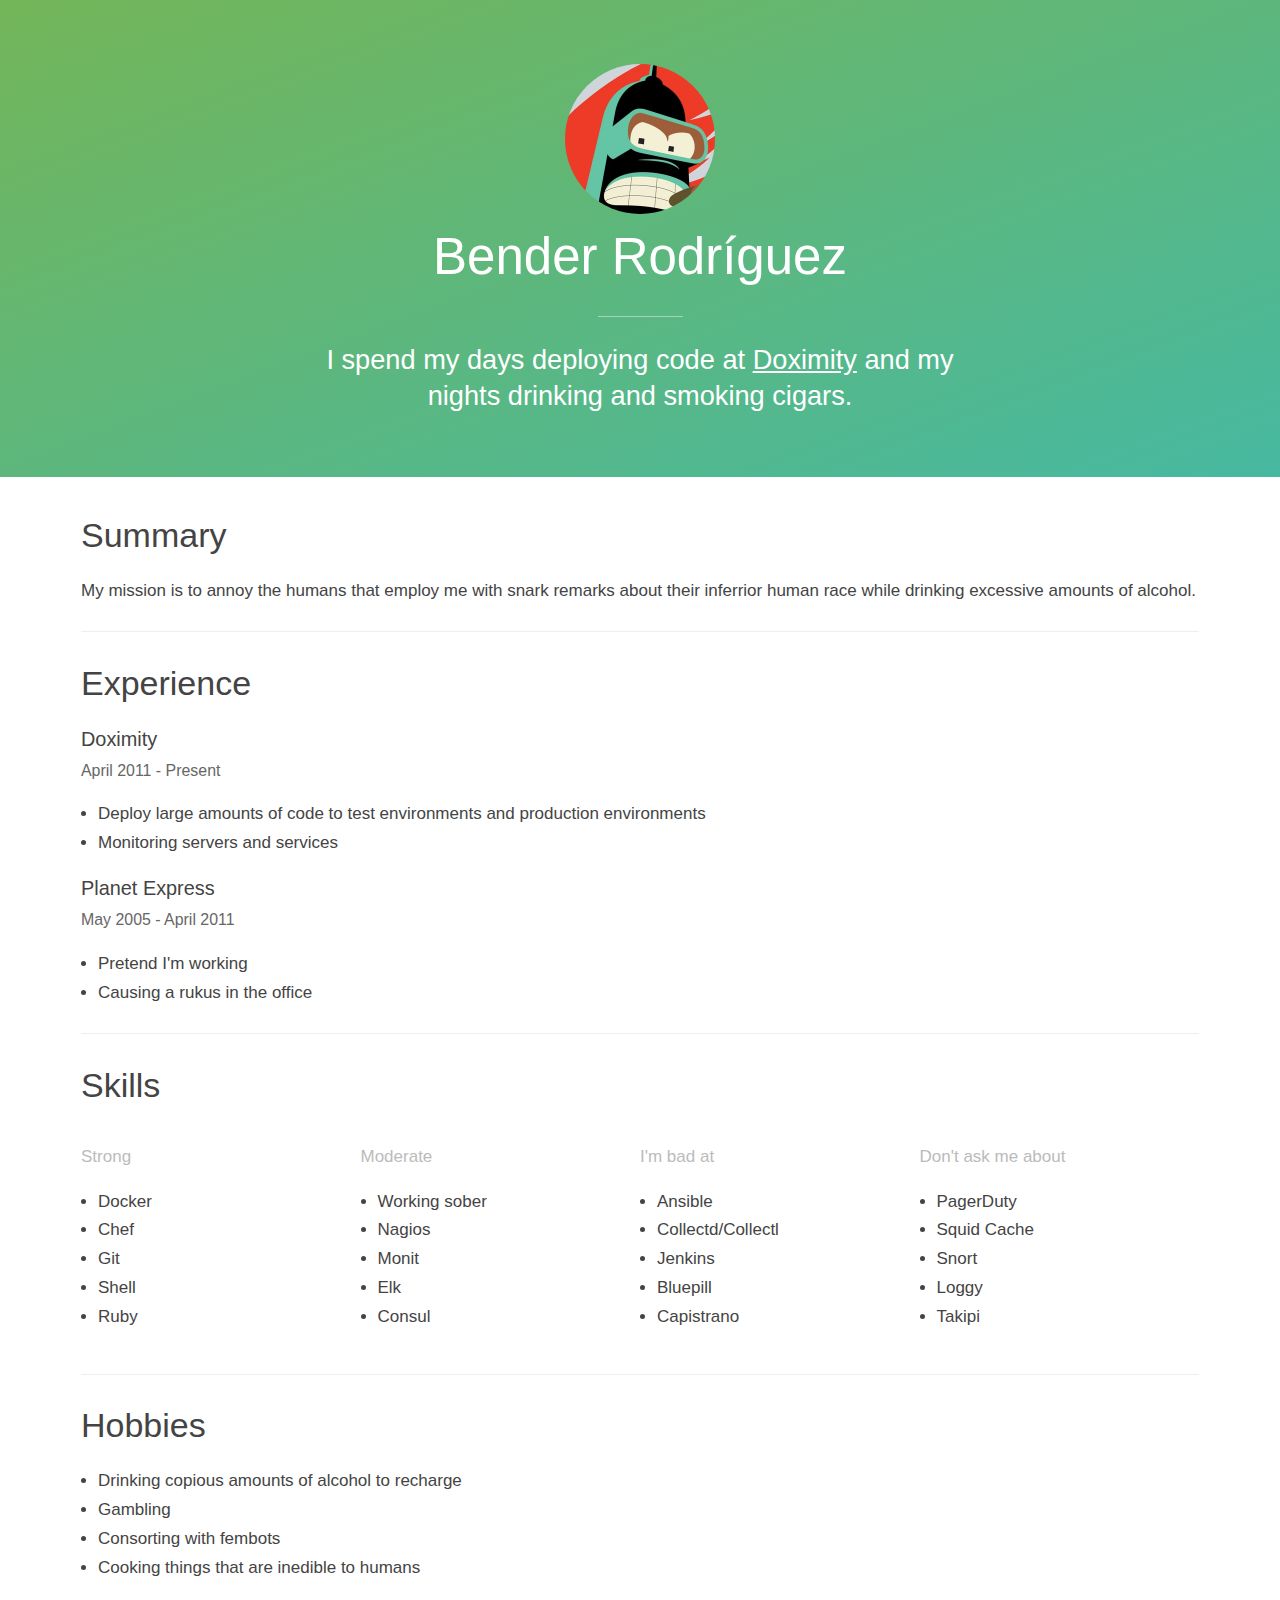
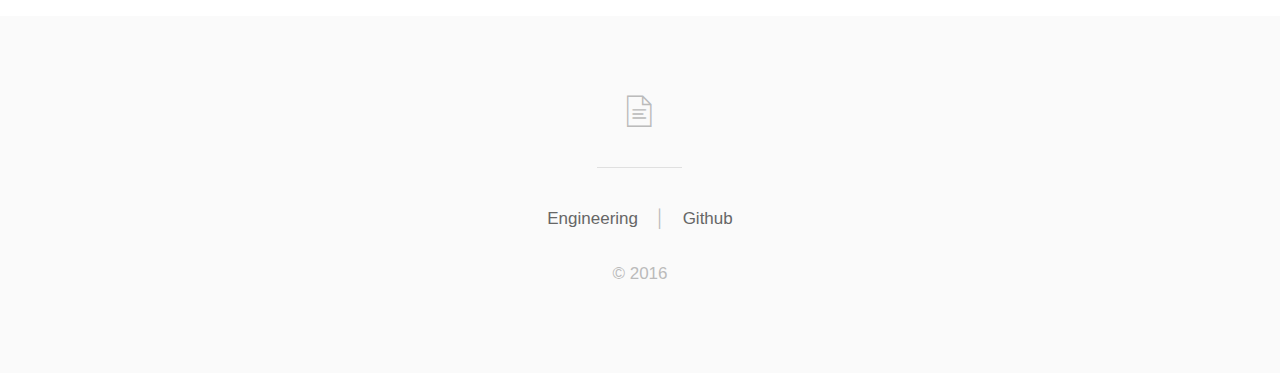
<file: index.html>
<!DOCTYPE html><html><head><meta content="IE=edge" http-equiv=X-UA-Compatible /><meta charset=UTF-8 /><meta content="width=device-width,initial-scale=1.0,minimum-scale=1.0,maximum-scale=1.0,user-scalable=no" name=viewport /><title>Resume of Bender Rodríguez</title><!--[if IE 9]><html class=ie9></html><![endif]--><!--[if IE 8]><html class=ie8></html><![endif]--><link href="images/favicon.ico" rel=icon type="image/ico"/><link rel=apple-touch-icon type="image/png" sizes=60x60 href="images/apple-touch-icon-60x60.png"/><link rel=apple-touch-icon type="image/png" sizes=76x76 href="images/apple-touch-icon-76x76.png"/><link rel=apple-touch-icon type="image/png" sizes=120x120 href="images/apple-touch-icon-120x120.png"/><link rel=apple-touch-icon type="image/png" sizes=152x152 href="images/apple-touch-icon-152x152.png"/><link href="stylesheets/vital.css" rel=stylesheet /></head><body class=index><div class=contents><div class="row hero"><div class="section center light-text narrow"><img class=round width=150 height=150 src="images/bender.jpg"/><h1>Bender Rodríguez</h1><hr class="small opacity-half"/><h3>I spend my days deploying code at <a href="https://engineering.doximity.com">Doximity</a> and my nights drinking and smoking cigars.</h3></div></div><div class=page><div class=row><div class=section><h1>Summary</h1><p>My mission is to annoy the humans that employ me with snark remarks about their inferrior human race while drinking excessive amounts of alcohol.</p><hr/><h1>Experience</h1><h3>Doximity<br/><small class=gray>April 2011 - Present</small></h3><ul class=list><li>Deploy large amounts of code to test environments and production environments</li><li>Monitoring servers and services</li></ul><h3>Planet Express<br/><small class=gray>May 2005 - April 2011</small></h3><ul class=list><li>Pretend I'm working</li><li>Causing a rukus in the office</li></ul><hr/><h1>Skills</h1><div class=autogrid><div class=col><p class=gray-light>Strong</p><ul class=list><li>Docker</li><li>Chef</li><li>Git</li><li>Shell</li><li>Ruby</li></ul></div><div class=col><p class=gray-light>Moderate</p><ul class=list><li>Working sober</li><li>Nagios</li><li>Monit</li><li>Elk</li><li>Consul</li></ul></div><div class=col><p class=gray-light>I'm bad at</p><ul class=list><li>Ansible</li><li>Collectd/Collectl</li><li>Jenkins</li><li>Bluepill</li><li>Capistrano</li></ul></div><div class=col><p class=gray-light>Don't ask me about</p><ul class=list><li>PagerDuty</li><li>Squid Cache</li><li>Snort</li><li>Loggy</li><li>Takipi</li></ul></div></div><hr/><h1>Hobbies</h1><ul class=list><li>Drinking copious amounts of alcohol to recharge</li><li>Gambling</li><li>Consorting with fembots</li><li>Cooking things that are inedible to humans</li></ul></div></div></div></div><div class="row footer center"><div class=section><i class="icon-resume i2x"></i><hr class=small /><ul><li><a href="https://engineering.doximity.com/">Engineering</a></li><li class=line>│</li><li><a href="https://github.com/doximity">Github</a></li></ul><p>&copy; 2016</p></div></div></body></html>
</file>
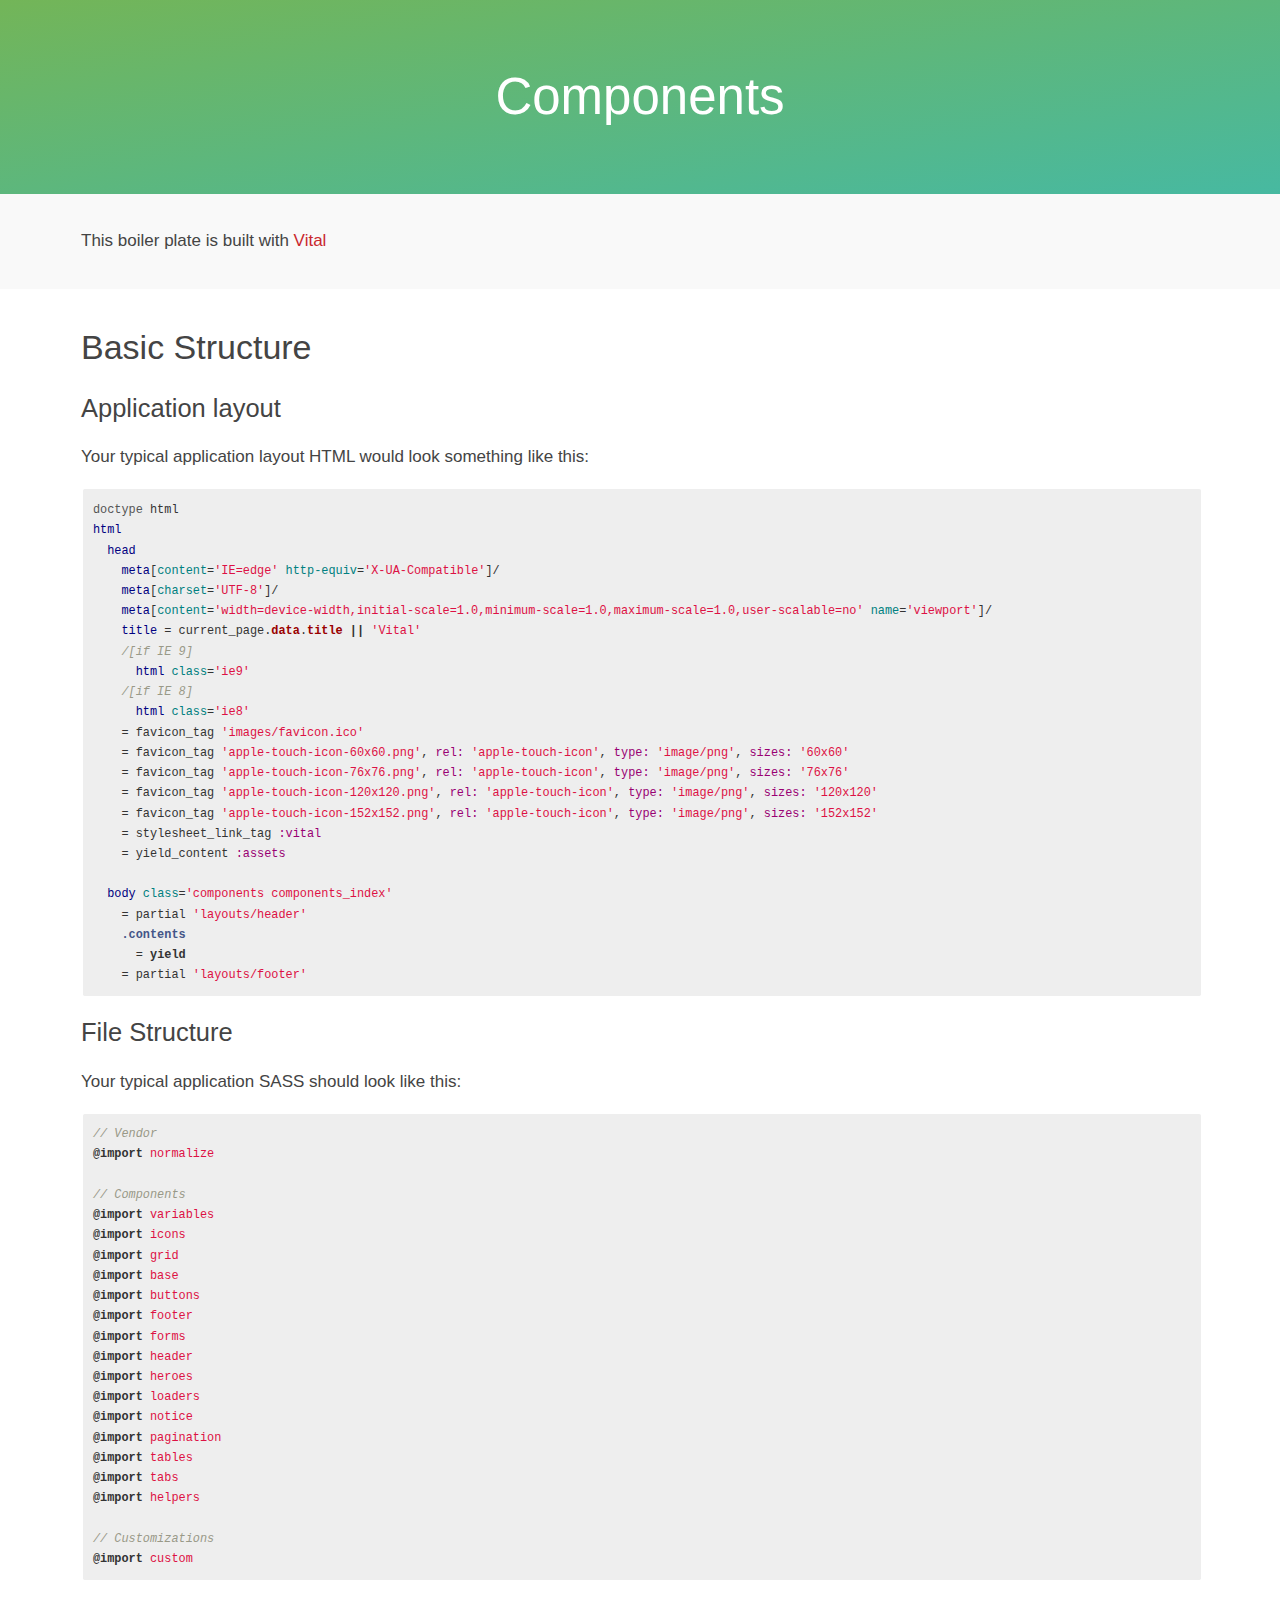
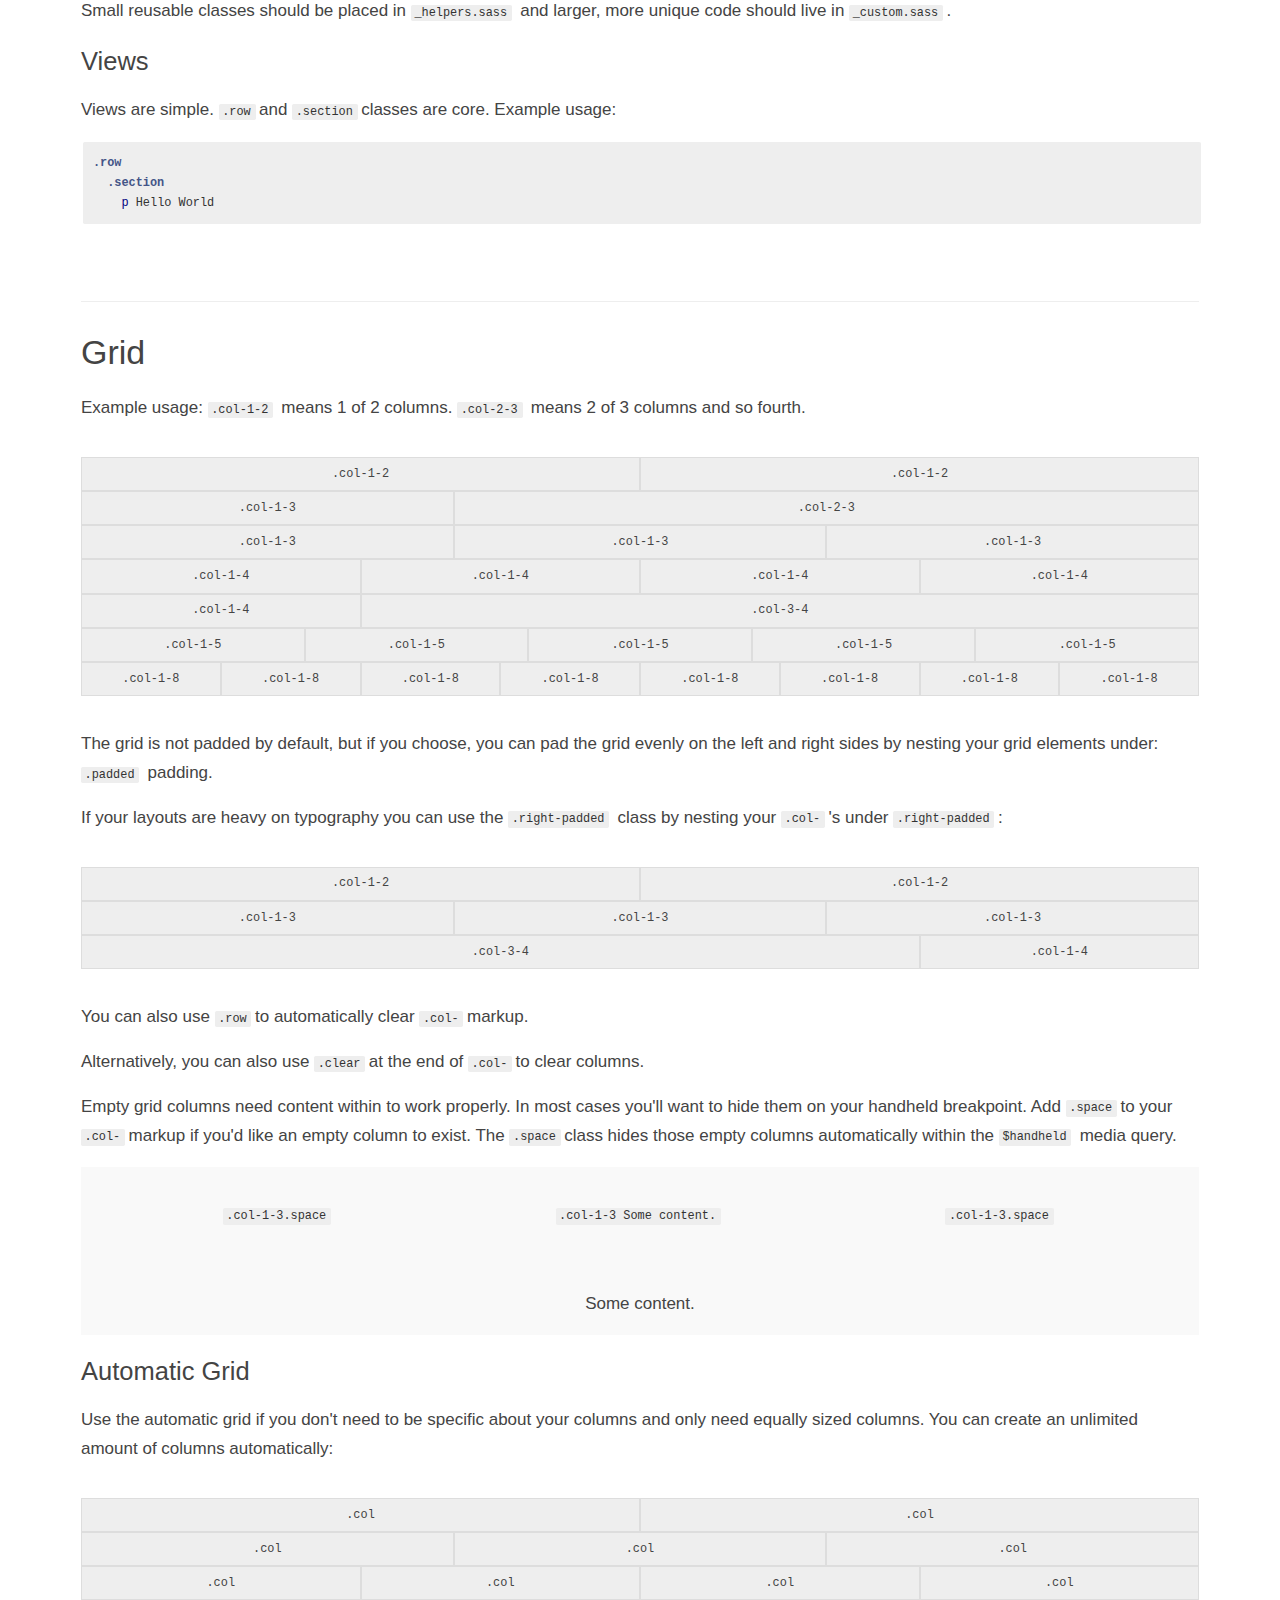
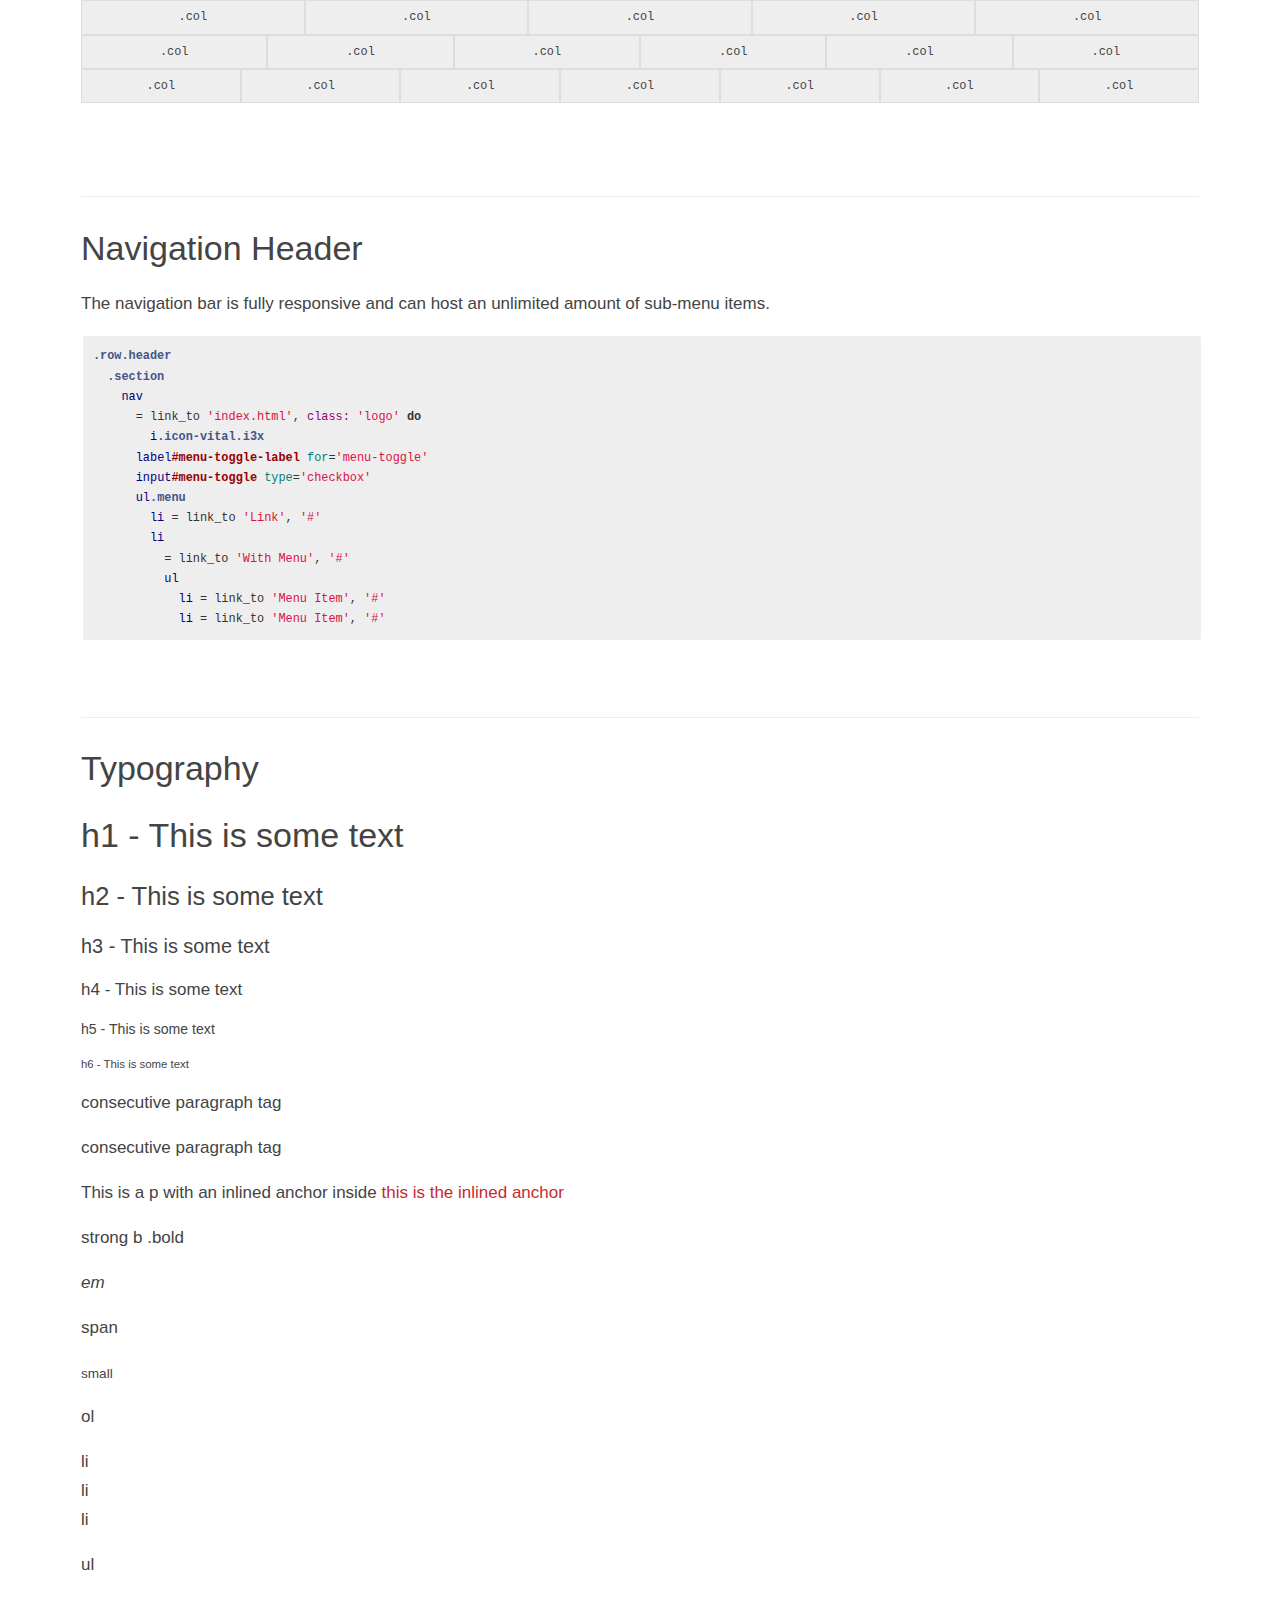
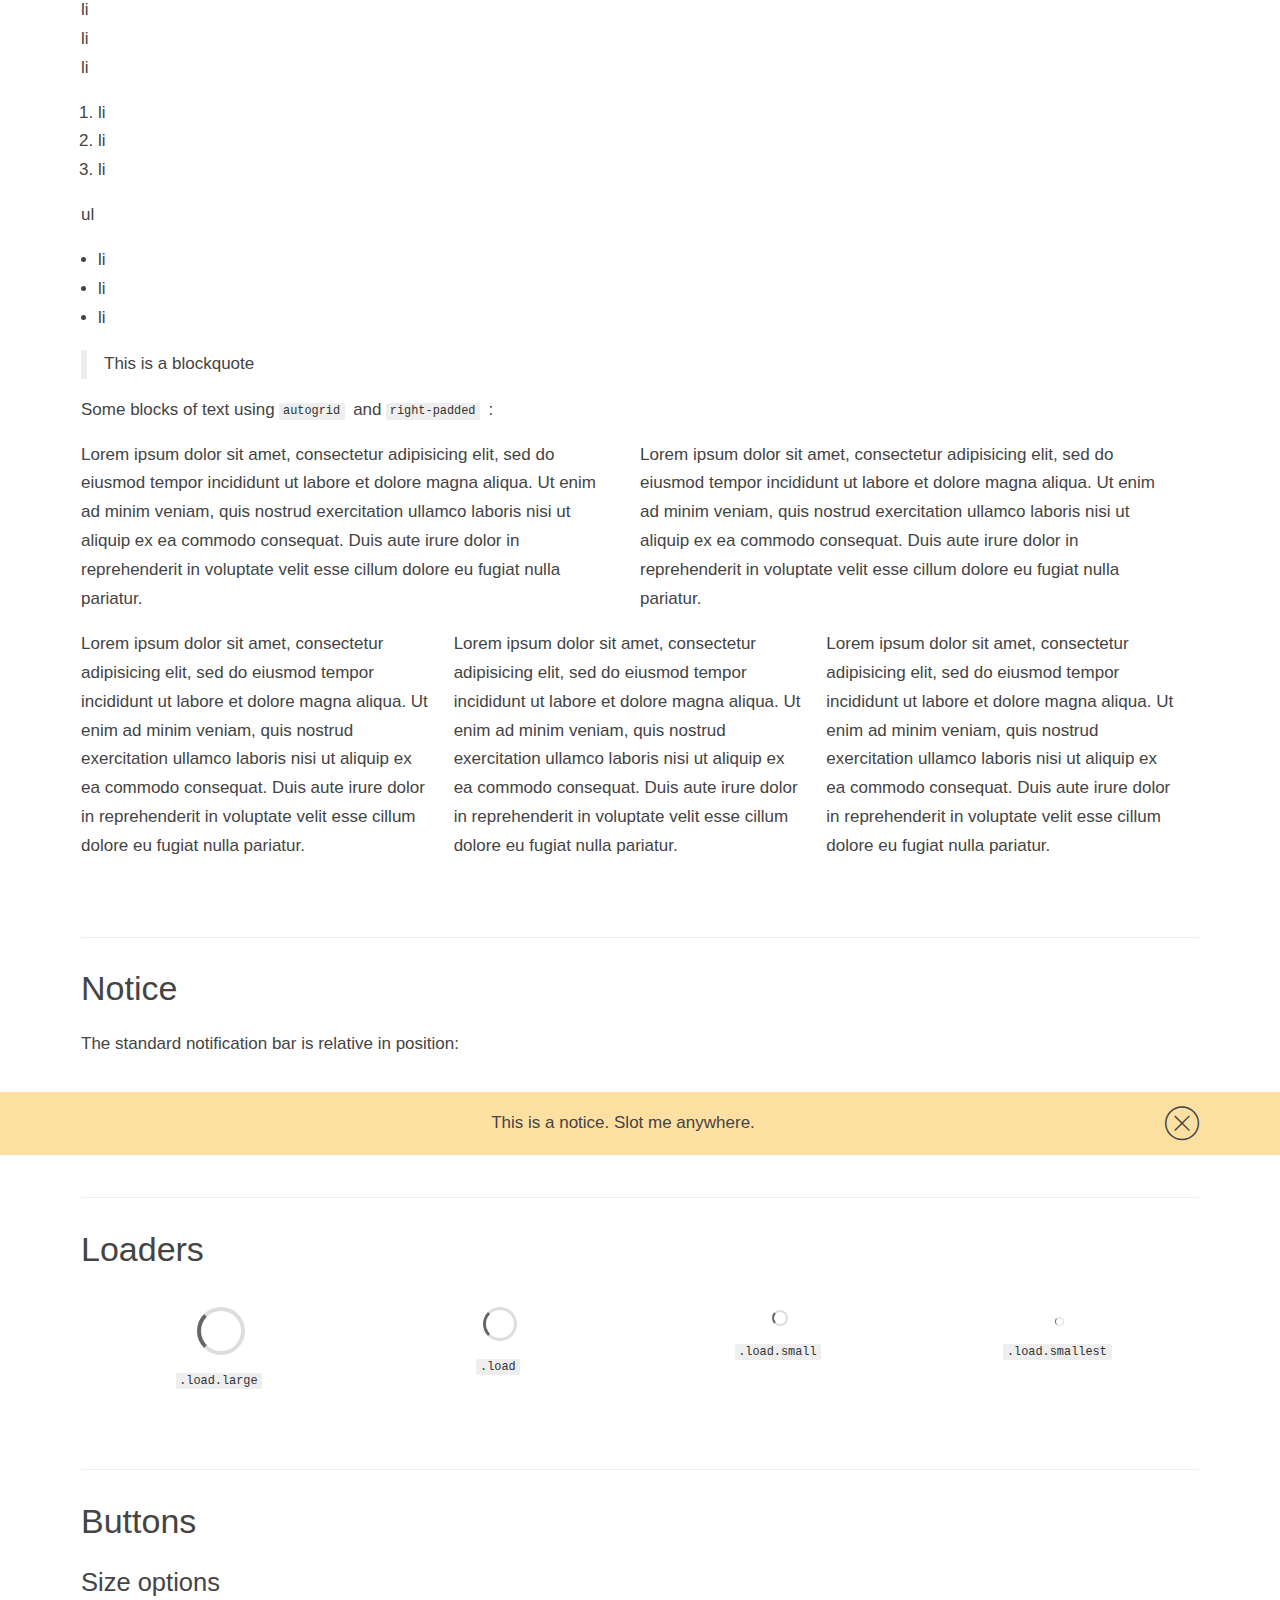
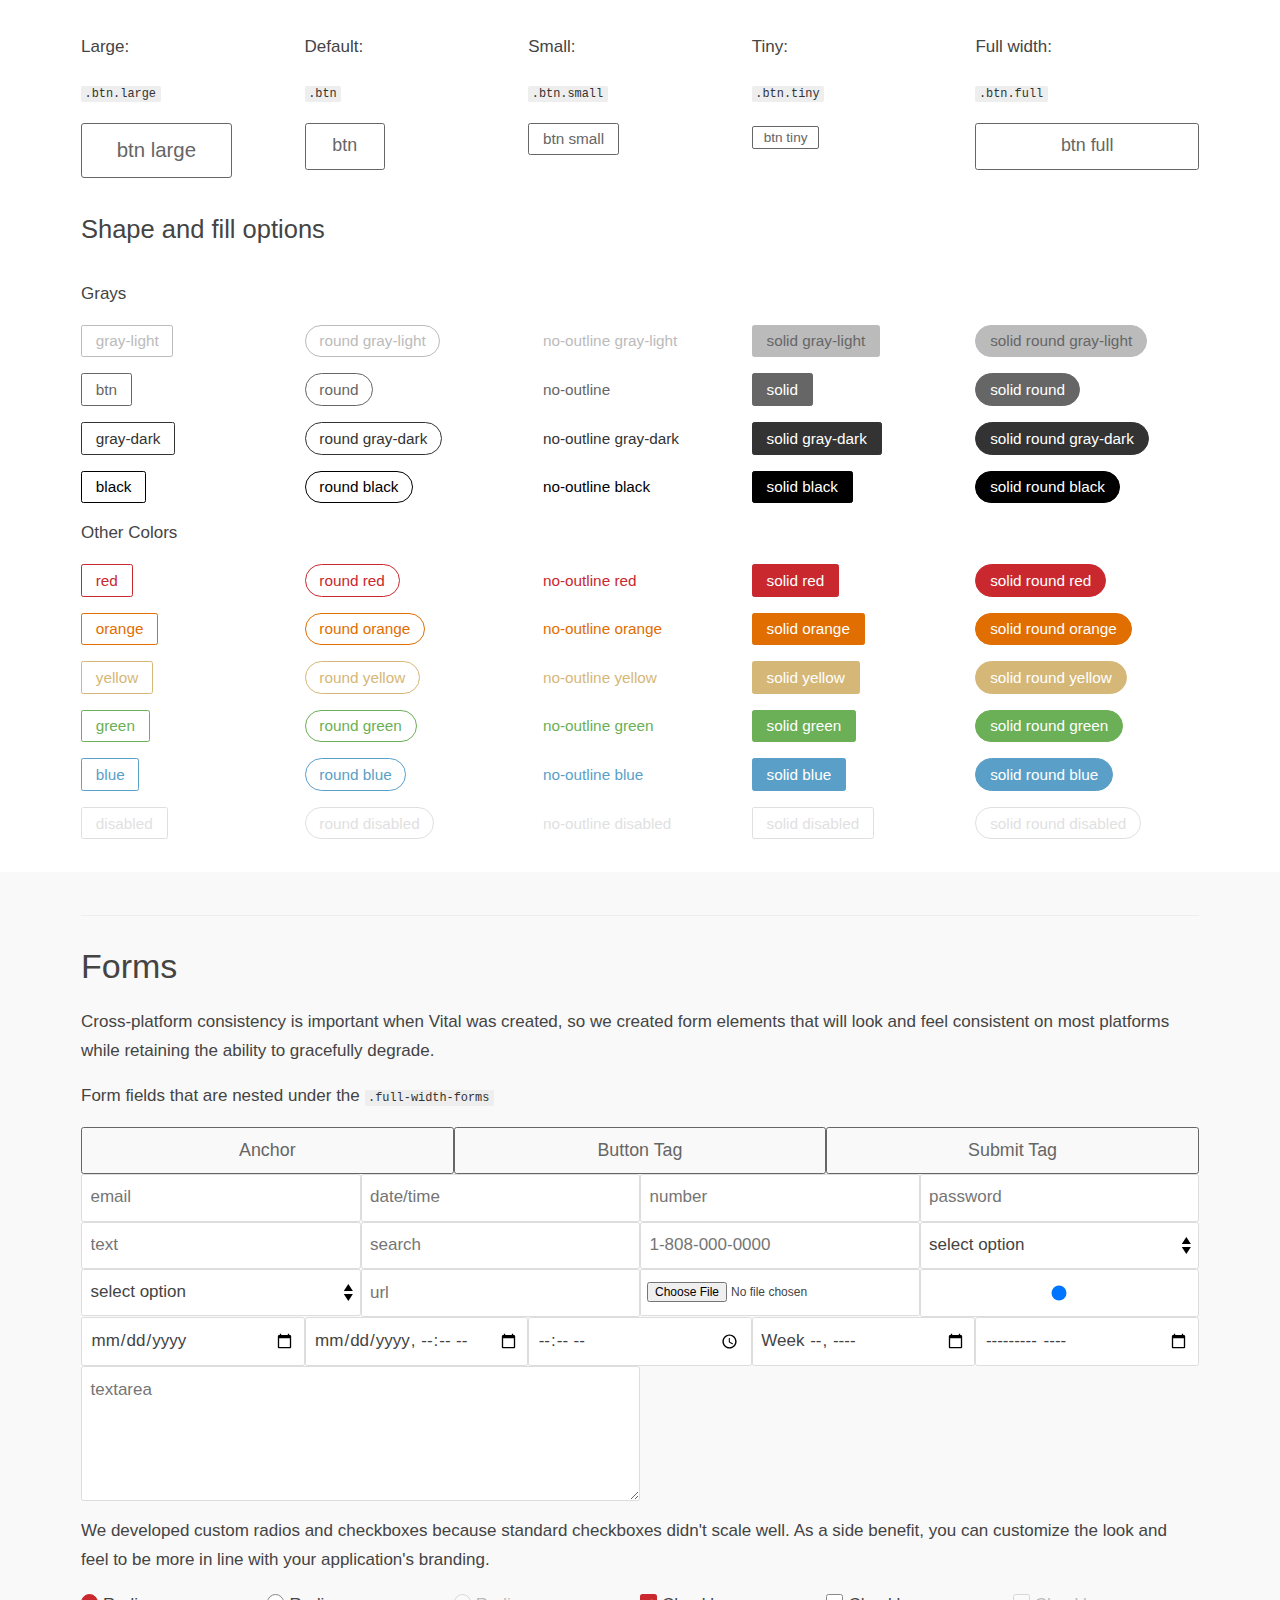
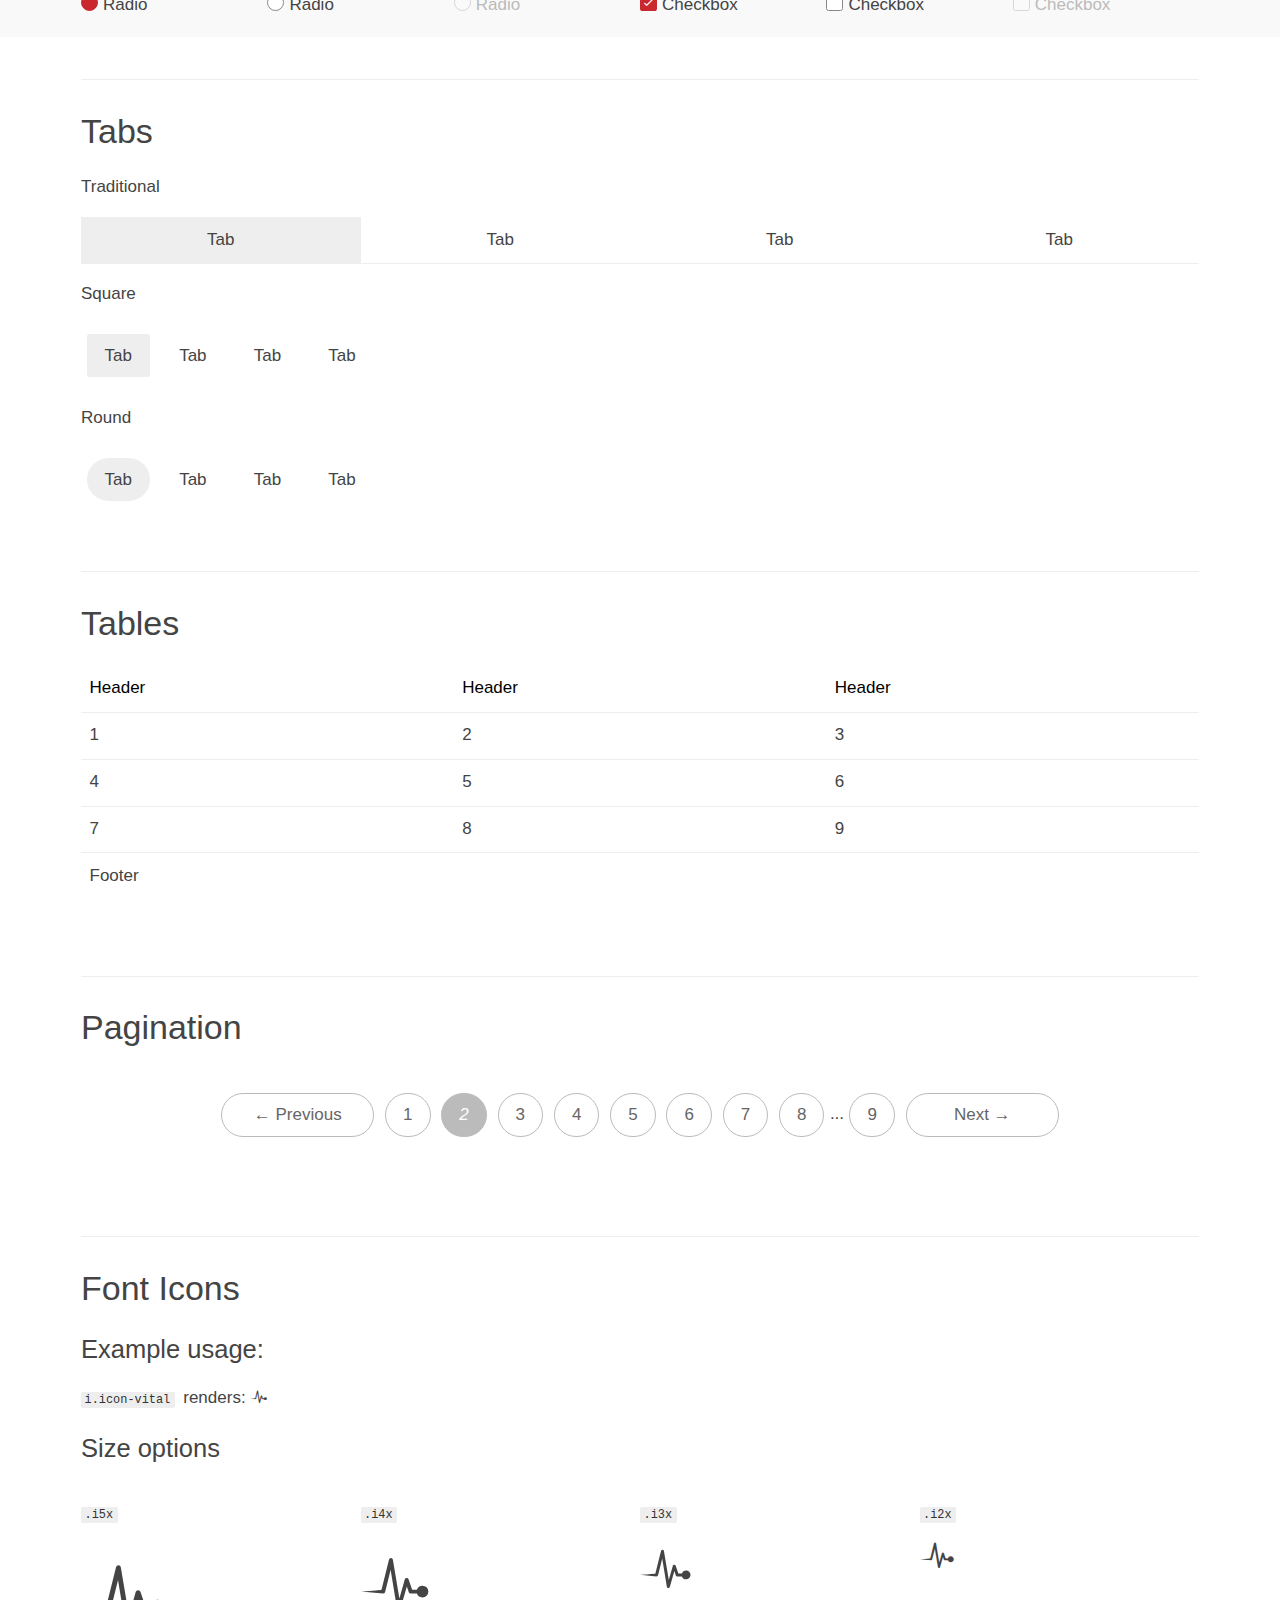
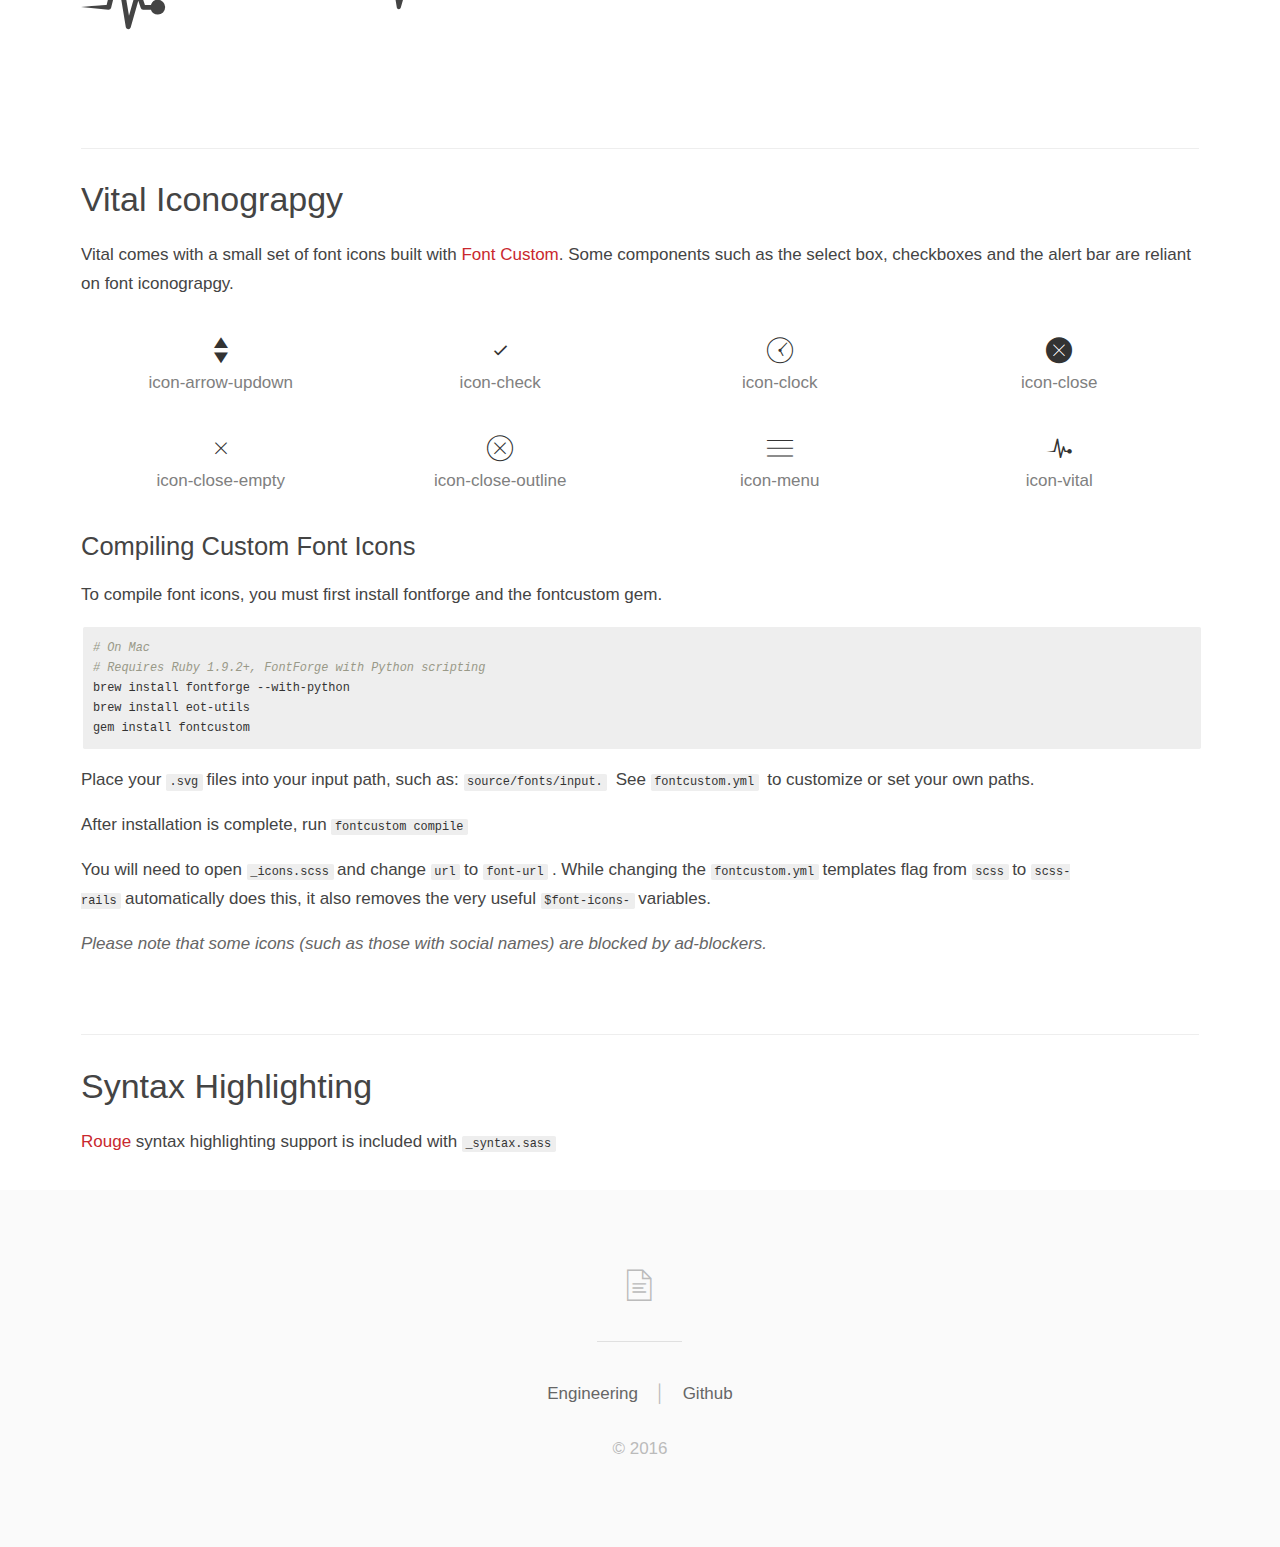
<file: components/index.html>
<!DOCTYPE html><html><head><meta content="IE=edge" http-equiv=X-UA-Compatible /><meta charset=UTF-8 /><meta content="width=device-width,initial-scale=1.0,minimum-scale=1.0,maximum-scale=1.0,user-scalable=no" name=viewport /><title>Vital | Components</title><!--[if IE 9]><html class=ie9></html><![endif]--><!--[if IE 8]><html class=ie8></html><![endif]--><link href="../images/favicon.ico" rel=icon type="image/ico"/><link rel=apple-touch-icon type="image/png" sizes=60x60 href="../images/apple-touch-icon-60x60.png"/><link rel=apple-touch-icon type="image/png" sizes=76x76 href="../images/apple-touch-icon-76x76.png"/><link rel=apple-touch-icon type="image/png" sizes=120x120 href="../images/apple-touch-icon-120x120.png"/><link rel=apple-touch-icon type="image/png" sizes=152x152 href="../images/apple-touch-icon-152x152.png"/><link href="../stylesheets/vital.css" rel=stylesheet /><link href="../stylesheets/components.css" rel=stylesheet /></head><body class="components components_index"><div class=contents><div class="row hero"><div class="section center"><h1>Components</h1></div></div><div class="row bg"><div class=section><p>This boiler plate is built with <a href="http://doximity.github.io/vital">Vital</a></p></div></div><div class=row><div class=section><h1>Basic Structure</h1><h2>Application layout</h2><p>Your typical application layout HTML would look something like this:</p><pre class="highlight slim"><code><span class="nn">doctype</span><span class="w"> </span>html
<span class="nt">html</span>
  <span class="nt">head</span>
    <span class="nt">meta</span>[<span class="na">content</span><span class="p">=</span><span class="s">'IE=edge'</span><span class="w"> </span><span class="na">http-equiv</span><span class="p">=</span><span class="s">'X-UA-Compatible'</span>]/
    <span class="nt">meta</span>[<span class="na">charset</span><span class="p">=</span><span class="s">'UTF-8'</span>]/
    <span class="nt">meta</span>[<span class="na">content</span><span class="p">=</span><span class="s">'width=device-width,initial-scale=1.0,minimum-scale=1.0,maximum-scale=1.0,user-scalable=no'</span><span class="w"> </span><span class="na">name</span><span class="p">=</span><span class="s">'viewport'</span>]/
    <span class="nt">title</span><span class="w"> </span><span class="p">=</span> <span class="n">current_page</span><span class="p">.</span><span class="nf">data</span><span class="p">.</span><span class="nf">title</span> <span class="o">||</span> <span class="s1">'Vital'</span>
    <span class="c">/[if IE 9]</span>
      <span class="nt">html</span><span class="w"> </span><span class="na">class</span><span class="p">=</span><span class="s">'ie9'</span>
    <span class="c">/[if IE 8]</span>
      <span class="nt">html</span><span class="w"> </span><span class="na">class</span><span class="p">=</span><span class="s">'ie8'</span>
    <span class="p">=</span> <span class="n">favicon_tag</span> <span class="s1">'images/favicon.ico'</span>
    <span class="p">=</span> <span class="n">favicon_tag</span> <span class="s1">'apple-touch-icon-60x60.png'</span><span class="p">,</span> <span class="ss">rel: </span><span class="s1">'apple-touch-icon'</span><span class="p">,</span> <span class="ss">type: </span><span class="s1">'image/png'</span><span class="p">,</span> <span class="ss">sizes: </span><span class="s1">'60x60'</span>
    <span class="p">=</span> <span class="n">favicon_tag</span> <span class="s1">'apple-touch-icon-76x76.png'</span><span class="p">,</span> <span class="ss">rel: </span><span class="s1">'apple-touch-icon'</span><span class="p">,</span> <span class="ss">type: </span><span class="s1">'image/png'</span><span class="p">,</span> <span class="ss">sizes: </span><span class="s1">'76x76'</span>
    <span class="p">=</span> <span class="n">favicon_tag</span> <span class="s1">'apple-touch-icon-120x120.png'</span><span class="p">,</span> <span class="ss">rel: </span><span class="s1">'apple-touch-icon'</span><span class="p">,</span> <span class="ss">type: </span><span class="s1">'image/png'</span><span class="p">,</span> <span class="ss">sizes: </span><span class="s1">'120x120'</span>
    <span class="p">=</span> <span class="n">favicon_tag</span> <span class="s1">'apple-touch-icon-152x152.png'</span><span class="p">,</span> <span class="ss">rel: </span><span class="s1">'apple-touch-icon'</span><span class="p">,</span> <span class="ss">type: </span><span class="s1">'image/png'</span><span class="p">,</span> <span class="ss">sizes: </span><span class="s1">'152x152'</span>
    <span class="p">=</span> <span class="n">stylesheet_link_tag</span> <span class="ss">:vital</span>
    <span class="p">=</span> <span class="n">yield_content</span> <span class="ss">:assets</span>

  <span class="nt">body</span><span class="w"> </span><span class="na">class</span><span class="p">=</span><span class="s">'components components_index'</span>
    <span class="p">=</span> <span class="n">partial</span> <span class="s1">'layouts/header'</span>
    <span class="nc">.contents</span>
      <span class="p">=</span> <span class="k">yield</span>
    <span class="p">=</span> <span class="n">partial</span> <span class="s1">'layouts/footer'</span></code></pre> <h2>File Structure</h2><p>Your typical application SASS should look like this:</p><pre class="highlight sass"><code><span class="c1">// Vendor
</span><span class="k">@import</span> <span class="s">normalize</span>

<span class="c1">// Components
</span><span class="k">@import</span> <span class="s">variables</span>
<span class="k">@import</span> <span class="s">icons</span>
<span class="k">@import</span> <span class="s">grid</span>
<span class="k">@import</span> <span class="s">base</span>
<span class="k">@import</span> <span class="s">buttons</span>
<span class="k">@import</span> <span class="s">footer</span>
<span class="k">@import</span> <span class="s">forms</span>
<span class="k">@import</span> <span class="s">header</span>
<span class="k">@import</span> <span class="s">heroes</span>
<span class="k">@import</span> <span class="s">loaders</span>
<span class="k">@import</span> <span class="s">notice</span>
<span class="k">@import</span> <span class="s">pagination</span>
<span class="k">@import</span> <span class="s">tables</span>
<span class="k">@import</span> <span class="s">tabs</span>
<span class="k">@import</span> <span class="s">helpers</span>

<span class="c1">// Customizations
</span><span class="k">@import</span> <span class="s">custom</span></code></pre> <p>Small reusable classes should be placed in <code>_helpers.sass</code> and larger, more unique code should live in <code>_custom.sass</code>.</p><h2>Views</h2><p>Views are simple. <code>.row</code>and <code>.section</code>classes are core. Example usage: </p><pre class="highlight slim"><code><span class="nc">.row</span>
  <span class="nc">.section</span>
    <span class="nt">p</span><span class="w"> </span>Hello<span class="w"> </span>World</code></pre> </div></div><div class=row><div class=section><hr/><h1>Grid</h1><p>Example usage: <code>.col-1-2</code> means 1 of 2 columns. <code>.col-2-3</code> means 2 of 3 columns and so fourth. </p><div class=grid-preview><div class=col-1-2>.col-1-2</div><div class=col-1-2>.col-1-2</div><div class=col-1-3>.col-1-3</div><div class=col-2-3>.col-2-3</div><div class=col-1-3>.col-1-3</div><div class=col-1-3>.col-1-3</div><div class=col-1-3>.col-1-3</div><div class=col-1-4>.col-1-4</div><div class=col-1-4>.col-1-4</div><div class=col-1-4>.col-1-4</div><div class=col-1-4>.col-1-4</div><div class=col-1-4>.col-1-4</div><div class=col-3-4>.col-3-4</div><div class=col-1-5>.col-1-5</div><div class=col-1-5>.col-1-5</div><div class=col-1-5>.col-1-5</div><div class=col-1-5>.col-1-5</div><div class=col-1-5>.col-1-5</div><div class=col-1-8>.col-1-8</div><div class=col-1-8>.col-1-8</div><div class=col-1-8>.col-1-8</div><div class=col-1-8>.col-1-8</div><div class=col-1-8>.col-1-8</div><div class=col-1-8>.col-1-8</div><div class=col-1-8>.col-1-8</div><div class=col-1-8>.col-1-8</div><div class=clear></div></div><p>The grid is not padded by default, but if you choose, you can pad the grid evenly on the left and right sides by nesting your grid elements under: <code>.padded</code> padding.</p><p>If your layouts are heavy on typography you can use the <code>.right-padded</code> class by nesting your <code>.col-</code>'s under <code>.right-padded</code>:</p><div class=grid-preview><div class=padded><div class=col-1-2>.col-1-2</div><div class=col-1-2>.col-1-2</div></div><div class=padded><div class=col-1-3>.col-1-3</div><div class=col-1-3>.col-1-3</div><div class=col-1-3>.col-1-3</div></div><div class=padded><div class=col-3-4>.col-3-4</div><div class=col-1-4>.col-1-4</div></div><div class=clear></div></div><p>You can also use <code>.row</code>to automatically clear <code>.col-</code>markup. </p><p>Alternatively, you can also use <code>.clear</code>at the end of <code>.col-</code>to clear columns. </p><p><span>Empty grid columns need content within to work properly. In most cases you'll want to hide them on your handheld breakpoint.</span> Add <code>.space</code>to your <code>.col-</code>markup if you'd like an empty column to exist. The <code>.space</code>class hides those empty columns automatically within the <code>$handheld</code> media query.</p><div class="empty-grid-preview center"><div class="col-1-3 space"><p><code>.col-1-3.space</code></p></div><div class=col-1-3><p><code>.col-1-3 Some content.</code></p></div><div class="col-1-3 space"><p><code>.col-1-3.space</code></p></div><div class=clear></div><div class=empty-render><div class="col-1-3 space"></div><div class=col-1-3><p>Some content.</p></div><div class="col-1-3 space"></div><div class=clear></div></div></div><h2>Automatic Grid</h2><p>Use the automatic grid if you don't need to be specific about your columns and only need equally sized columns. You can create an unlimited amount of columns automatically:</p><div class=grid-preview><div class=autogrid><div class=col>.col</div><div class=col>.col</div></div><div class=autogrid><div class=col>.col</div><div class=col>.col</div><div class=col>.col</div></div><div class=autogrid><div class=col>.col</div><div class=col>.col</div><div class=col>.col</div><div class=col>.col</div></div><div class=autogrid><div class=col>.col</div><div class=col>.col</div><div class=col>.col</div><div class=col>.col</div><div class=col>.col</div></div><div class=autogrid><div class=col>.col</div><div class=col>.col</div><div class=col>.col</div><div class=col>.col</div><div class=col>.col</div><div class=col>.col</div></div><div class=autogrid><div class=col>.col</div><div class=col>.col</div><div class=col>.col</div><div class=col>.col</div><div class=col>.col</div><div class=col>.col</div><div class=col>.col</div></div></div></div></div><div class=row><div class=section><hr/><h1>Navigation Header</h1><p>The navigation bar is fully responsive and can host an unlimited amount of sub-menu items.</p><pre class="highlight slim"><code><span class="nc">.row.header</span>
  <span class="nc">.section</span>
    <span class="nt">nav</span>
      <span class="p">=</span> <span class="n">link_to</span> <span class="s1">'index.html'</span><span class="p">,</span> <span class="ss">class: </span><span class="s1">'logo'</span> <span class="k">do</span>
        <span class="nt">i</span><span class="nc">.icon-vital.i3x</span>
      <span class="nt">label</span><span class="nf">#menu-toggle-label</span><span class="w"> </span><span class="na">for</span><span class="p">=</span><span class="s">'menu-toggle'</span>
      <span class="nt">input</span><span class="nf">#menu-toggle</span><span class="w"> </span><span class="na">type</span><span class="p">=</span><span class="s">'checkbox'</span>
      <span class="nt">ul</span><span class="nc">.menu</span>
        <span class="nt">li</span><span class="w"> </span><span class="p">=</span> <span class="n">link_to</span> <span class="s1">'Link'</span><span class="p">,</span> <span class="s1">'#'</span>
        <span class="nt">li</span>
          <span class="p">=</span> <span class="n">link_to</span> <span class="s1">'With Menu'</span><span class="p">,</span> <span class="s1">'#'</span>
          <span class="nt">ul</span>
            <span class="nt">li</span><span class="w"> </span><span class="p">=</span> <span class="n">link_to</span> <span class="s1">'Menu Item'</span><span class="p">,</span> <span class="s1">'#'</span>
            <span class="nt">li</span><span class="w"> </span><span class="p">=</span> <span class="n">link_to</span> <span class="s1">'Menu Item'</span><span class="p">,</span> <span class="s1">'#'</span></code></pre> </div></div><div class=row><div class=section><hr/><h1>Typography</h1><h1>h1 - This is some text</h1><h2>h2 - This is some text</h2><h3>h3 - This is some text</h3><h4>h4 - This is some text</h4><h5>h5 - This is some text</h5><h6>h6 - This is some text</h6><p>consecutive paragraph tag</p><p>consecutive paragraph tag</p><p>This is a p with an inlined anchor inside <a href="#">this is the inlined anchor</a></p><p><span><strong>strong</strong></span> <span><b>b</b></span> <span><span class=bold>.bold</span></span> </p><p><em>em</em></p><p><span>span</span></p><p><small>small</small></p><p>ol</p><ol><li>li</li><li>li</li><li>li</li></ol><p>ul</p><ul><li>li</li><li>li</li><li>li</li></ul><ol class=list><li>li</li><li>li</li><li>li</li></ol><p>ul</p><ul class=list><li>li</li><li>li</li><li>li</li></ul><blockquote><p>This is a blockquote</p></blockquote><p><span>Some blocks of text using</span> <code>autogrid</code> <span>and</span> <code>right-padded</code> :</p><p class="autogrid right-padded"><span class=col>Lorem ipsum dolor sit amet, consectetur adipisicing elit, sed do eiusmod tempor incididunt ut labore et dolore magna aliqua. Ut enim ad minim veniam, quis nostrud exercitation ullamco laboris nisi ut aliquip ex ea commodo consequat. Duis aute irure dolor in reprehenderit in voluptate velit esse cillum dolore eu fugiat nulla pariatur.</span><span class=col>Lorem ipsum dolor sit amet, consectetur adipisicing elit, sed do eiusmod tempor incididunt ut labore et dolore magna aliqua. Ut enim ad minim veniam, quis nostrud exercitation ullamco laboris nisi ut aliquip ex ea commodo consequat. Duis aute irure dolor in reprehenderit in voluptate velit esse cillum dolore eu fugiat nulla pariatur.</span></p><p class="autogrid right-padded"><span class=col>Lorem ipsum dolor sit amet, consectetur adipisicing elit, sed do eiusmod tempor incididunt ut labore et dolore magna aliqua. Ut enim ad minim veniam, quis nostrud exercitation ullamco laboris nisi ut aliquip ex ea commodo consequat. Duis aute irure dolor in reprehenderit in voluptate velit esse cillum dolore eu fugiat nulla pariatur.</span><span class=col>Lorem ipsum dolor sit amet, consectetur adipisicing elit, sed do eiusmod tempor incididunt ut labore et dolore magna aliqua. Ut enim ad minim veniam, quis nostrud exercitation ullamco laboris nisi ut aliquip ex ea commodo consequat. Duis aute irure dolor in reprehenderit in voluptate velit esse cillum dolore eu fugiat nulla pariatur.</span><span class=col>Lorem ipsum dolor sit amet, consectetur adipisicing elit, sed do eiusmod tempor incididunt ut labore et dolore magna aliqua. Ut enim ad minim veniam, quis nostrud exercitation ullamco laboris nisi ut aliquip ex ea commodo consequat. Duis aute irure dolor in reprehenderit in voluptate velit esse cillum dolore eu fugiat nulla pariatur.</span></p></div></div><div class=row><div class=section><hr/><h1>Notice</h1><p>The standard notification bar is relative in position:</p></div></div><div class="row notice"><div class=section>This is a notice. Slot me anywhere.<i class=icon-close-outline></i></div></div><div class=row><div class=section><hr/><h1>Loaders</h1><div class="col-1-4 center"><p><span class="load large"></span><br/><code>.load.large</code></p></div><div class="col-1-4 center"><p><span class=load></span><br/><code>.load</code></p></div><div class="col-1-4 center"><p><span class="load small"></span><br/><code>.load.small</code></p></div><div class="col-1-4 center"><p><span class="load smallest"></span><br/><code>.load.smallest</code></p></div><div class=clear></div></div></div><div class=row><div class=section><hr/><h1>Buttons</h1><h2>Size options</h2><div class=autogrid><div class=col><p>Large: </p><p><code>.btn.large</code></p><p><a class="btn large" href="#">btn large</a></p></div><div class=col><p>Default: </p><p><code>.btn</code></p><p><a class=btn href="#">btn</a></p></div><div class=col><p>Small: </p><p><code>.btn.small</code></p><p><a class="btn small" href="#">btn small</a></p></div><div class=col><p>Tiny: </p><p><code>.btn.tiny</code></p><p><a class="btn tiny" href="#">btn tiny</a></p></div><div class=col><p>Full width: </p><p><code>.btn.full</code></p><p><a class="btn full" href="#">btn full</a></p></div></div><div class=clear></div><h2>Shape and fill options</h2><div class=col-1-5><p>Grays</p><p><a class="btn small gray-light" href="#">gray-light</a></p><p><a class="btn small" href="#">btn</a></p><p><a class="btn small gray-dark" href="#">gray-dark</a></p><p><a class="btn small black" href="#">black</a></p><p>Other Colors</p><p><a class="btn small red" href="#">red</a></p><p><a class="btn small orange" href="#">orange</a></p><p><a class="btn small yellow" href="#">yellow</a></p><p><a class="btn small green" href="#">green</a></p><p><a class="btn small blue" href="#">blue</a></p><p><a class="btn small disabled" href="#">disabled</a></p></div><div class=col-1-5><p class=space></p><p><a class="btn small round gray-light" href="#">round gray-light</a></p><p><a class="btn small round" href="#">round</a></p><p><a class="btn small round gray-dark" href="#">round gray-dark</a></p><p><a class="btn small round black" href="#">round black</a></p><p class=space></p><p><a class="btn small round red" href="#">round red</a></p><p><a class="btn small round orange" href="#">round orange</a></p><p><a class="btn small round yellow" href="#">round yellow</a></p><p><a class="btn small round green" href="#">round green</a></p><p><a class="btn small round blue" href="#">round blue</a></p><p><a class="btn small round disabled" href="#">round disabled</a></p></div><div class=col-1-5><p class=space></p><p><a class="btn small no-outline gray-light" href="#">no-outline gray-light</a></p><p><a class="btn small no-outline" href="#">no-outline</a></p><p><a class="btn small no-outline gray-dark" href="#">no-outline gray-dark</a></p><p><a class="btn small no-outline black" href="#">no-outline black</a></p><p class=space></p><p><a class="btn small no-outline red" href="#">no-outline red</a></p><p><a class="btn small no-outline orange" href="#">no-outline orange</a></p><p><a class="btn small no-outline yellow" href="#">no-outline yellow</a></p><p><a class="btn small no-outline green" href="#">no-outline green</a></p><p><a class="btn small no-outline blue" href="#">no-outline blue</a></p><p><a class="btn small no-outline disabled" href="#">no-outline disabled</a></p></div><div class=col-1-5><p class=space></p><p><a class="btn small solid gray-light" href="#">solid gray-light</a></p><p><a class="btn small solid" href="#">solid</a></p><p><a class="btn small solid gray-dark" href="#">solid gray-dark</a></p><p><a class="btn small solid black" href="#">solid black</a></p><p class=space></p><p><a class="btn small solid red" href="#">solid red</a></p><p><a class="btn small solid orange" href="#">solid orange</a></p><p><a class="btn small solid yellow" href="#">solid yellow</a></p><p><a class="btn small solid green" href="#">solid green</a></p><p><a class="btn small solid blue" href="#">solid blue</a></p><p><a class="btn small solid disabled" href="#">solid disabled</a></p></div><div class=col-1-5><p class=space></p><p><a class="btn small solid round gray-light" href="#">solid round gray-light</a></p><p><a class="btn small solid round" href="#">solid round</a></p><p><a class="btn small solid round gray-dark" href="#">solid round gray-dark</a></p><p><a class="btn small solid round black" href="#">solid round black</a></p><p class=space></p><p><a class="btn small solid round red" href="#">solid round red</a></p><p><a class="btn small solid round orange" href="#">solid round orange</a></p><p><a class="btn small solid round yellow" href="#">solid round yellow</a></p><p><a class="btn small solid round green" href="#">solid round green</a></p><p><a class="btn small solid round blue" href="#">solid round blue</a></p><p><a class="btn small solid round disabled" href="#">solid round disabled</a></p></div><div class=clear></div></div></div><div class="row forms-preview bg"><div class=section><hr/><h1>Forms</h1><p>Cross-platform consistency is important when Vital was created, so we created form elements that will look and feel consistent on most platforms while retaining the ability to gracefully degrade.</p><p><span>Form fields that are nested under the</span> <code>.full-width-forms</code> </p><div class=full-width-forms><div class=col-1-3><label><a class=btn href="#">Anchor</a></label></div><div class=col-1-3><label><button class=btn>Button Tag</button></label></div><div class=col-1-3><label><input class=btn type=submit value="Submit Tag"/></label></div><div class=clear></div><div class=col-1-4><label><input placeholder=email type=email /></label></div><div class=col-1-4><label><input placeholder="date/time" type=datetime /></label></div><div class=col-1-4><label><input placeholder=number type=number /></label></div><div class=col-1-4><label><input placeholder=password type=password /></label></div><div class=clear></div><div class=col-1-4><label><input name=name placeholder=text /></label></div><div class=col-1-4><label><input placeholder=search type=search /></label></div><div class=col-1-4><label><input placeholder=1-808-000-0000 type=tel /></label></div><div class=col-1-4><label><select name=name><option value="select option one">select option</option><option value="select option two">select option</option><option value="select option three">select option</option><option value="select option four">select option</option></select></label></div><div class=clear></div><div class=col-1-4><label><select><optgroup label="group 1"><option>select option</option><option>select option</option><option>select option</option></optgroup></select></label></div><div class=col-1-4><label><input name=name placeholder=url type=url /></label></div><div class=col-1-4><label><input type=file /></label></div><div class=col-1-4><label><input name=name type=range /></label></div><div class=clear></div><div class=col-1-5><label><input name=name placeholder=12-31-1999 type=date /></label></div><div class=col-1-5><label><input name=name placeholder="local date/time" type=datetime-local /></label></div><div class=col-1-5><label><input name=name placeholder=time type=time /></label></div><div class=col-1-5><label><input name=name placeholder=week type=week /></label></div><div class=col-1-5><label><input name=name placeholder=month type=month /></label></div><div class=clear></div><div class=col-1-2><label><textarea name=name placeholder=textarea rows=4></textarea></label></div><div class="col-1-2 space"></div><div class=clear></div><p>We developed custom radios and checkboxes because standard checkboxes didn't scale well. As a side benefit, you can customize the look and feel to be more in line with your application's branding.</p><div class=col-1-2><div class=autogrid><div class=col><label><input checked name=name type=radio />Radio</label></div><div class=col><label><input name=name type=radio />Radio</label></div><div class=col><label><input disabled name=name type=radio /><span class=disabled>Radio</span></label></div></div></div><div class=col-1-2><div class=autogrid><div class=col><label><input checked name=name type=checkbox />Checkbox</label></div><div class=col><label><input name=name type=checkbox />Checkbox</label></div><div class=col><label><input disabled name=name type=checkbox /><span class=disabled>Checkbox</span></label></div></div></div><div class=clear></div></div></div></div><div class=row><div class=section><hr/><h1>Tabs</h1><p>Traditional</p><div class="autogrid tabs-block"><div class="col here"><a href="#">Tab</a></div><div class=col><a href="#">Tab</a></div><div class=col><a href="#">Tab</a></div><div class=col><a href="#">Tab</a></div></div><p>Square</p><ul class=tabs><li class=here><a href="#">Tab</a></li><li><a href="#">Tab</a></li><li><a href="#">Tab</a></li><li><a href="#">Tab</a></li></ul><p>Round</p><ul class="tabs round"><li class=here><a href="#">Tab</a></li><li><a href="#">Tab</a></li><li><a href="#">Tab</a></li><li><a href="#">Tab</a></li></ul></div></div><div class=row><div class=section><hr/><h1>Tables</h1><table><thead><tr><th>Header</th><th>Header</th><th>Header</th></tr></thead><tbody><tr><td>1</td><td>2</td><td>3</td></tr><tr><td>4</td><td>5</td><td>6</td></tr><tr><td>7</td><td>8</td><td>9</td></tr></tbody><tfoot><tr><td colspan=3>Footer</td></tr></tfoot></table></div></div><div class=row><div class=section><hr/><h1>Pagination</h1><div class=pagination><a class=previous_page href="#">← Previous</a><a href="#">1</a><em class=current>2</em><a href="#">3</a><a href="#">4</a><a href="#">5</a><a href="#">6</a><a href="#">7</a><a href="#">8</a><span class=gap>...</span><a href="#">9</a><a class=next_page href="#">Next →</a></div></div></div><div class=row><div class=section><hr/><h1>Font Icons</h1><h2>Example usage:</h2><p><code>i.icon-vital</code> renders: <i class=icon-vital></i></p><h2>Size options</h2><div class=autogrid><div class=col><p><code>.i5x</code><br/><i class="i5x icon-vital"></i></p></div><div class=col><p><code>.i4x</code><br/><i class="i4x icon-vital"></i></p></div><div class=col><p><code>.i3x</code><br/><i class="i3x icon-vital"></i></p></div><div class=col><p><code>.i2x</code><br/><i class="i2x icon-vital"></i></p></div></div></div></div><div class=row><div class=section><hr/><h1>Vital Iconograpgy</h1><p>Vital comes with a small set of font icons built with <a target=_blank href="https://github.com/FontCustom/fontcustom">Font Custom</a>. Some components such as the select box, checkboxes and the alert bar are reliant on font iconograpgy. </p><div class=fonts-icons-preview><p><i class=icon-arrow-updown></i>icon-arrow-updown</p><p><i class=icon-check></i>icon-check</p><p><i class=icon-clock></i>icon-clock</p><p><i class=icon-close></i>icon-close</p><p><i class=icon-close-empty></i>icon-close-empty</p><p><i class=icon-close-outline></i>icon-close-outline</p><p><i class=icon-menu></i>icon-menu</p><p><i class=icon-vital></i>icon-vital</p><div class=clear></div></div><h2>Compiling Custom Font Icons</h2><p>To compile font icons, you must first install fontforge and the fontcustom gem.</p><pre class="highlight shell"><code><span class="c"># On Mac</span>
<span class="c"># Requires Ruby 1.9.2+, FontForge with Python scripting</span>
brew install fontforge --with-python
brew install eot-utils
gem install fontcustom</code></pre> <p>Place your <code>.svg</code>files into your input path, such as: <code>source/fonts/input.</code> See <code>fontcustom.yml</code> to customize or set your own paths.</p><p>After installation is complete, run <code>fontcustom compile</code></p><p>You will need to open <code>_icons.scss</code>and change <code>url</code>to <code>font-url</code>. While changing the <code>fontcustom.yml</code>templates flag from <code>scss</code>to <code>scss-rails</code>automatically does this, it also removes the very useful <code>$font-icons-</code>variables.</p><p class=gray><i>Please note that some icons (such as those with social names) are blocked by ad-blockers.</i></p></div></div><div class=row><div class=section><hr/><h1>Syntax Highlighting</h1><p><a target=_blank href="https://github.com/jneen/rouge">Rouge</a> syntax highlighting support is included with <code>_syntax.sass</code></p></div></div></div><div class="row footer center"><div class=section><i class="icon-resume i2x"></i><hr class=small /><ul><li><a href="https://engineering.doximity.com/">Engineering</a></li><li class=line>│</li><li><a href="https://github.com/doximity">Github</a></li></ul><p>&copy; 2016</p></div></div></body></html>
</file>
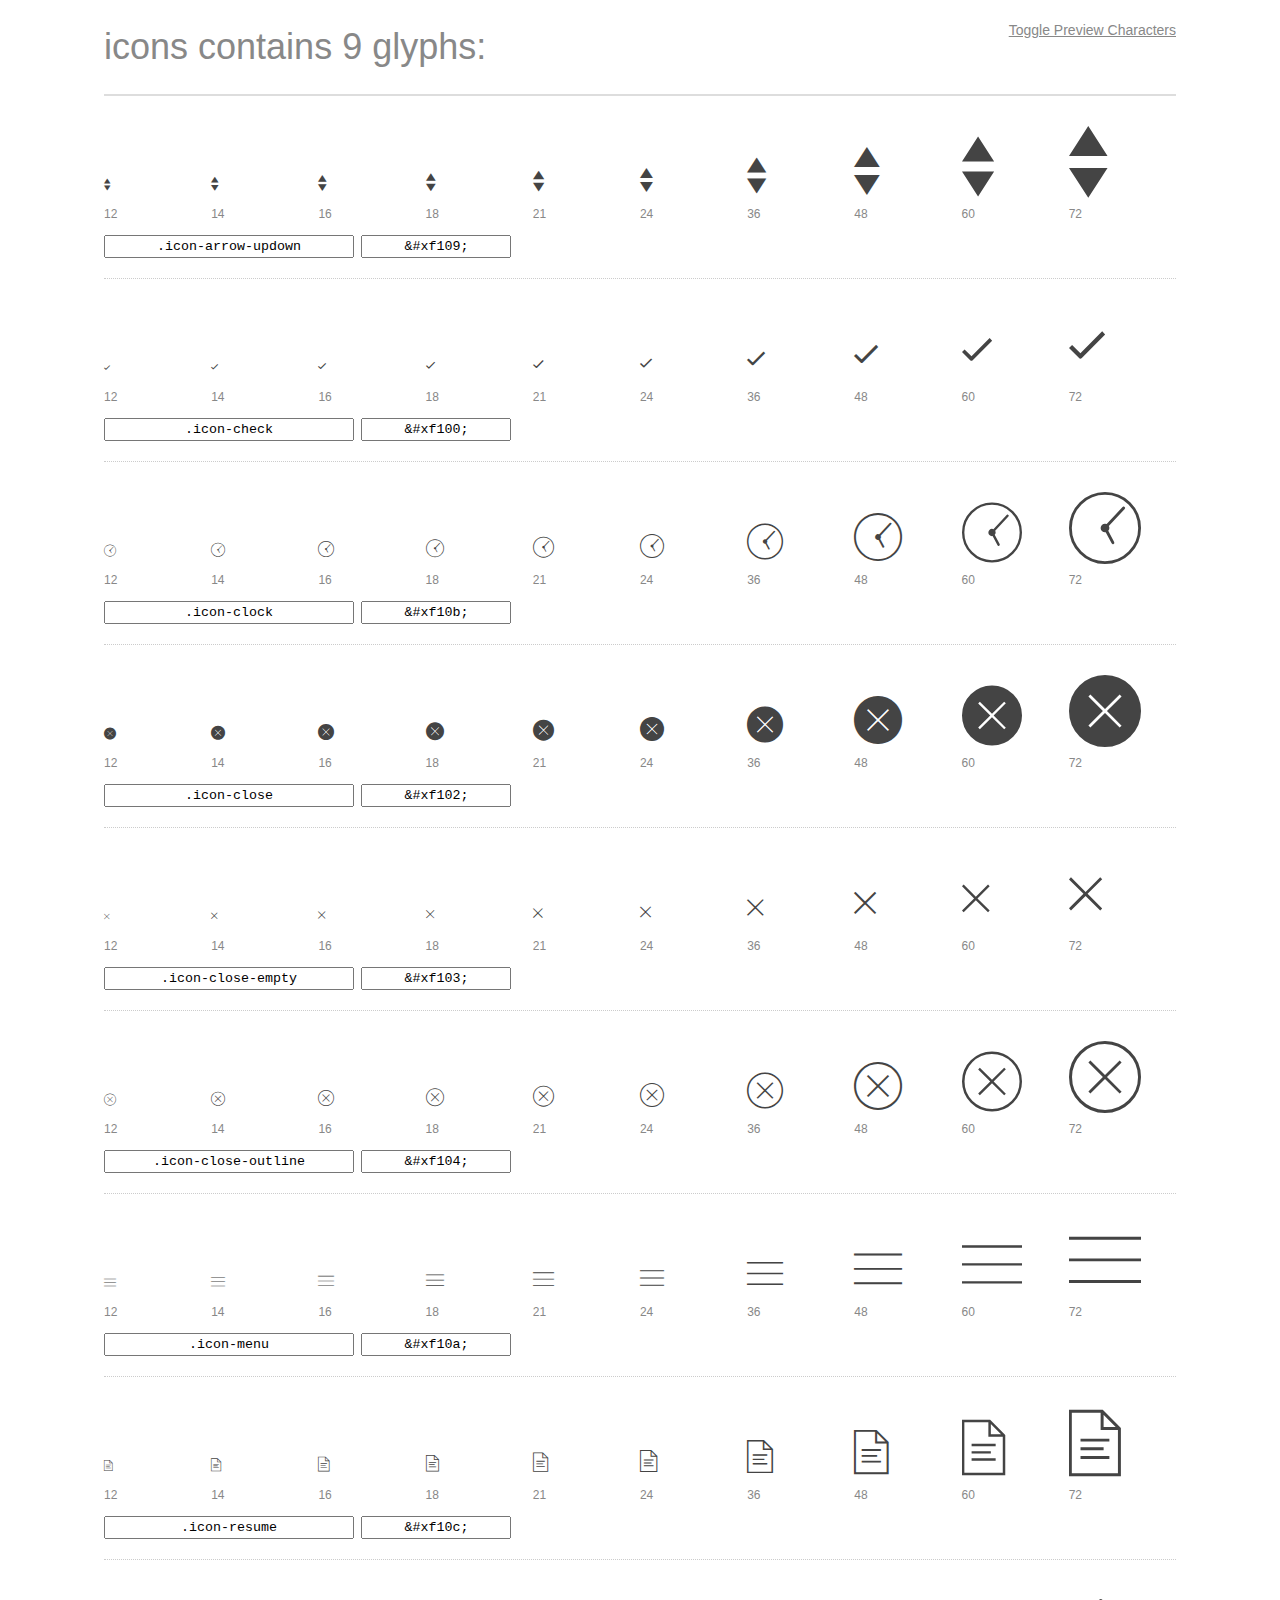
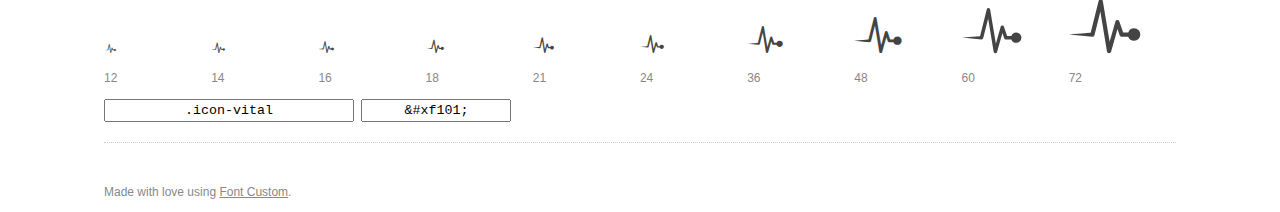
<file: previews/icons-preview.html>
<!DOCTYPE html>
<html>
  <head>
    <title>icons glyphs preview</title>

    <style>
      /* Page Styles */

      * {
        -moz-box-sizing: border-box;
        -webkit-box-sizing: border-box;
        box-sizing: border-box;
        margin: 0;
        padding: 0;
      }

      body {
        background: #fff;
        color: #444;
        font: 16px/1.5 "Helvetica Neue", Helvetica, Arial, sans-serif;
      }

      a,
      a:visited {
        color: #888;
        text-decoration: underline;
      }
      a:hover,
      a:focus { color: #000; }

      header {
        border-bottom: 2px solid #ddd;
        margin-bottom: 20px;
        overflow: hidden;
        padding: 20px 0;
      }

      header h1 {
        color: #888;
        float: left;
        font-size: 36px;
        font-weight: 300;
      }

      header a {
        float: right;
        font-size: 14px;
      }

      .container {
        margin: 0 auto;
        max-width: 1200px;
        min-width: 960px;
        padding: 0 40px;
        width: 90%;
      }

      .glyph {
        border-bottom: 1px dotted #ccc;
        padding: 10px 0 20px;
        margin-bottom: 20px;
      }

      .preview-glyphs { vertical-align: bottom; }

      .preview-scale {
        color: #888;
        font-size: 12px;
        margin-top: 5px;
      }

      .step {
        display: inline-block;
        line-height: 1;
        position: relative;
        width: 10%;
      }

      .step .letters,
      .step i {
        -webkit-transition: opacity .3s;
        -moz-transition: opacity .3s;
        -ms-transition: opacity .3s;
        -o-transition: opacity .3s;
        transition: opacity .3s;
      }

      .step:hover .letters { opacity: 1; }
      .step:hover i { opacity: .3; }

      .letters {
        opacity: .3;
        position: absolute;
      }

      .characters-off .letters { display: none; }
      .characters-off .step:hover i { opacity: 1; }

      
      .size-12 { font-size: 12px; }
      
      .size-14 { font-size: 14px; }
      
      .size-16 { font-size: 16px; }
      
      .size-18 { font-size: 18px; }
      
      .size-21 { font-size: 21px; }
      
      .size-24 { font-size: 24px; }
      
      .size-36 { font-size: 36px; }
      
      .size-48 { font-size: 48px; }
      
      .size-60 { font-size: 60px; }
      
      .size-72 { font-size: 72px; }
      

      .usage { margin-top: 10px; }

      .usage input {
        font-family: monospace;
        margin-right: 3px;
        padding: 2px 5px;
        text-align: center;
      }

      .usage .point { width: 150px; }

      .usage .class { width: 250px; }

      footer {
        color: #888;
        font-size: 12px;
        padding: 20px 0;
      }

      /* Icon Font: icons */

      @font-face {
  font-family: "icons";
  src: url("../source/fonts/output/icons.eot");
  src: url("../source/fonts/output/icons.eot?#iefix") format("embedded-opentype"),
       url("../source/fonts/output/icons.woff") format("woff"),
       url("../source/fonts/output/icons.ttf") format("truetype"),
       url("../source/fonts/output/icons.svg#icons") format("svg");
  font-weight: normal;
  font-style: normal;
}

@media screen and (-webkit-min-device-pixel-ratio:0) {
  @font-face {
    font-family: "icons";
    src: url("../source/fonts/output/icons.svg#icons") format("svg");
  }
}

      [data-icon]:before { content: attr(data-icon); }

      [data-icon]:before,
      .icon-arrow-updown:before,
.icon-check:before,
.icon-clock:before,
.icon-close:before,
.icon-close-empty:before,
.icon-close-outline:before,
.icon-menu:before,
.icon-resume:before,
.icon-vital:before {
        display: inline-block;
  font-family: "icons";
  font-style: normal;
  font-weight: normal;
  font-variant: normal;
  line-height: 1;
  text-decoration: inherit;
  text-rendering: optimizeLegibility;
  text-transform: none;
  -moz-osx-font-smoothing: grayscale;
  -webkit-font-smoothing: antialiased;
  font-smoothing: antialiased;
      }

      .icon-arrow-updown:before { content: "\f109"; }
.icon-check:before { content: "\f100"; }
.icon-clock:before { content: "\f10b"; }
.icon-close:before { content: "\f102"; }
.icon-close-empty:before { content: "\f103"; }
.icon-close-outline:before { content: "\f104"; }
.icon-menu:before { content: "\f10a"; }
.icon-resume:before { content: "\f10c"; }
.icon-vital:before { content: "\f101"; }
    </style>

    <!--[if lte IE 8]><script src="http://html5shiv.googlecode.com/svn/trunk/html5.js"></script><![endif]-->

    <script>
      function toggleCharacters() {
        var body = document.getElementsByTagName('body')[0];
        body.className = body.className === 'characters-off' ? '' : 'characters-off';
      }
    </script>
  </head>

  <body class="characters-off">
    <div id="page" class="container">
      <header>
        <h1>icons contains 9 glyphs:</h1>
        <a onclick="toggleCharacters(); return false;" href="#">Toggle Preview Characters</a>
      </header>

      
      <div class="glyph">
        <div class="preview-glyphs">
          <span class="step size-12"><span class="letters">Pp</span><i id="icon-arrow-updown" class="icon-arrow-updown"></i></span><span class="step size-14"><span class="letters">Pp</span><i id="icon-arrow-updown" class="icon-arrow-updown"></i></span><span class="step size-16"><span class="letters">Pp</span><i id="icon-arrow-updown" class="icon-arrow-updown"></i></span><span class="step size-18"><span class="letters">Pp</span><i id="icon-arrow-updown" class="icon-arrow-updown"></i></span><span class="step size-21"><span class="letters">Pp</span><i id="icon-arrow-updown" class="icon-arrow-updown"></i></span><span class="step size-24"><span class="letters">Pp</span><i id="icon-arrow-updown" class="icon-arrow-updown"></i></span><span class="step size-36"><span class="letters">Pp</span><i id="icon-arrow-updown" class="icon-arrow-updown"></i></span><span class="step size-48"><span class="letters">Pp</span><i id="icon-arrow-updown" class="icon-arrow-updown"></i></span><span class="step size-60"><span class="letters">Pp</span><i id="icon-arrow-updown" class="icon-arrow-updown"></i></span><span class="step size-72"><span class="letters">Pp</span><i id="icon-arrow-updown" class="icon-arrow-updown"></i></span>
        </div>
        <div class="preview-scale">
          <span class="step">12</span><span class="step">14</span><span class="step">16</span><span class="step">18</span><span class="step">21</span><span class="step">24</span><span class="step">36</span><span class="step">48</span><span class="step">60</span><span class="step">72</span>
        </div>
        <div class="usage">
          <input class="class" type="text" readonly="readonly" onClick="this.select();" value=".icon-arrow-updown" />
          <input class="point" type="text" readonly="readonly" onClick="this.select();" value="&amp;#xf109;" />
        </div>
      </div>
      
      <div class="glyph">
        <div class="preview-glyphs">
          <span class="step size-12"><span class="letters">Pp</span><i id="icon-check" class="icon-check"></i></span><span class="step size-14"><span class="letters">Pp</span><i id="icon-check" class="icon-check"></i></span><span class="step size-16"><span class="letters">Pp</span><i id="icon-check" class="icon-check"></i></span><span class="step size-18"><span class="letters">Pp</span><i id="icon-check" class="icon-check"></i></span><span class="step size-21"><span class="letters">Pp</span><i id="icon-check" class="icon-check"></i></span><span class="step size-24"><span class="letters">Pp</span><i id="icon-check" class="icon-check"></i></span><span class="step size-36"><span class="letters">Pp</span><i id="icon-check" class="icon-check"></i></span><span class="step size-48"><span class="letters">Pp</span><i id="icon-check" class="icon-check"></i></span><span class="step size-60"><span class="letters">Pp</span><i id="icon-check" class="icon-check"></i></span><span class="step size-72"><span class="letters">Pp</span><i id="icon-check" class="icon-check"></i></span>
        </div>
        <div class="preview-scale">
          <span class="step">12</span><span class="step">14</span><span class="step">16</span><span class="step">18</span><span class="step">21</span><span class="step">24</span><span class="step">36</span><span class="step">48</span><span class="step">60</span><span class="step">72</span>
        </div>
        <div class="usage">
          <input class="class" type="text" readonly="readonly" onClick="this.select();" value=".icon-check" />
          <input class="point" type="text" readonly="readonly" onClick="this.select();" value="&amp;#xf100;" />
        </div>
      </div>
      
      <div class="glyph">
        <div class="preview-glyphs">
          <span class="step size-12"><span class="letters">Pp</span><i id="icon-clock" class="icon-clock"></i></span><span class="step size-14"><span class="letters">Pp</span><i id="icon-clock" class="icon-clock"></i></span><span class="step size-16"><span class="letters">Pp</span><i id="icon-clock" class="icon-clock"></i></span><span class="step size-18"><span class="letters">Pp</span><i id="icon-clock" class="icon-clock"></i></span><span class="step size-21"><span class="letters">Pp</span><i id="icon-clock" class="icon-clock"></i></span><span class="step size-24"><span class="letters">Pp</span><i id="icon-clock" class="icon-clock"></i></span><span class="step size-36"><span class="letters">Pp</span><i id="icon-clock" class="icon-clock"></i></span><span class="step size-48"><span class="letters">Pp</span><i id="icon-clock" class="icon-clock"></i></span><span class="step size-60"><span class="letters">Pp</span><i id="icon-clock" class="icon-clock"></i></span><span class="step size-72"><span class="letters">Pp</span><i id="icon-clock" class="icon-clock"></i></span>
        </div>
        <div class="preview-scale">
          <span class="step">12</span><span class="step">14</span><span class="step">16</span><span class="step">18</span><span class="step">21</span><span class="step">24</span><span class="step">36</span><span class="step">48</span><span class="step">60</span><span class="step">72</span>
        </div>
        <div class="usage">
          <input class="class" type="text" readonly="readonly" onClick="this.select();" value=".icon-clock" />
          <input class="point" type="text" readonly="readonly" onClick="this.select();" value="&amp;#xf10b;" />
        </div>
      </div>
      
      <div class="glyph">
        <div class="preview-glyphs">
          <span class="step size-12"><span class="letters">Pp</span><i id="icon-close" class="icon-close"></i></span><span class="step size-14"><span class="letters">Pp</span><i id="icon-close" class="icon-close"></i></span><span class="step size-16"><span class="letters">Pp</span><i id="icon-close" class="icon-close"></i></span><span class="step size-18"><span class="letters">Pp</span><i id="icon-close" class="icon-close"></i></span><span class="step size-21"><span class="letters">Pp</span><i id="icon-close" class="icon-close"></i></span><span class="step size-24"><span class="letters">Pp</span><i id="icon-close" class="icon-close"></i></span><span class="step size-36"><span class="letters">Pp</span><i id="icon-close" class="icon-close"></i></span><span class="step size-48"><span class="letters">Pp</span><i id="icon-close" class="icon-close"></i></span><span class="step size-60"><span class="letters">Pp</span><i id="icon-close" class="icon-close"></i></span><span class="step size-72"><span class="letters">Pp</span><i id="icon-close" class="icon-close"></i></span>
        </div>
        <div class="preview-scale">
          <span class="step">12</span><span class="step">14</span><span class="step">16</span><span class="step">18</span><span class="step">21</span><span class="step">24</span><span class="step">36</span><span class="step">48</span><span class="step">60</span><span class="step">72</span>
        </div>
        <div class="usage">
          <input class="class" type="text" readonly="readonly" onClick="this.select();" value=".icon-close" />
          <input class="point" type="text" readonly="readonly" onClick="this.select();" value="&amp;#xf102;" />
        </div>
      </div>
      
      <div class="glyph">
        <div class="preview-glyphs">
          <span class="step size-12"><span class="letters">Pp</span><i id="icon-close-empty" class="icon-close-empty"></i></span><span class="step size-14"><span class="letters">Pp</span><i id="icon-close-empty" class="icon-close-empty"></i></span><span class="step size-16"><span class="letters">Pp</span><i id="icon-close-empty" class="icon-close-empty"></i></span><span class="step size-18"><span class="letters">Pp</span><i id="icon-close-empty" class="icon-close-empty"></i></span><span class="step size-21"><span class="letters">Pp</span><i id="icon-close-empty" class="icon-close-empty"></i></span><span class="step size-24"><span class="letters">Pp</span><i id="icon-close-empty" class="icon-close-empty"></i></span><span class="step size-36"><span class="letters">Pp</span><i id="icon-close-empty" class="icon-close-empty"></i></span><span class="step size-48"><span class="letters">Pp</span><i id="icon-close-empty" class="icon-close-empty"></i></span><span class="step size-60"><span class="letters">Pp</span><i id="icon-close-empty" class="icon-close-empty"></i></span><span class="step size-72"><span class="letters">Pp</span><i id="icon-close-empty" class="icon-close-empty"></i></span>
        </div>
        <div class="preview-scale">
          <span class="step">12</span><span class="step">14</span><span class="step">16</span><span class="step">18</span><span class="step">21</span><span class="step">24</span><span class="step">36</span><span class="step">48</span><span class="step">60</span><span class="step">72</span>
        </div>
        <div class="usage">
          <input class="class" type="text" readonly="readonly" onClick="this.select();" value=".icon-close-empty" />
          <input class="point" type="text" readonly="readonly" onClick="this.select();" value="&amp;#xf103;" />
        </div>
      </div>
      
      <div class="glyph">
        <div class="preview-glyphs">
          <span class="step size-12"><span class="letters">Pp</span><i id="icon-close-outline" class="icon-close-outline"></i></span><span class="step size-14"><span class="letters">Pp</span><i id="icon-close-outline" class="icon-close-outline"></i></span><span class="step size-16"><span class="letters">Pp</span><i id="icon-close-outline" class="icon-close-outline"></i></span><span class="step size-18"><span class="letters">Pp</span><i id="icon-close-outline" class="icon-close-outline"></i></span><span class="step size-21"><span class="letters">Pp</span><i id="icon-close-outline" class="icon-close-outline"></i></span><span class="step size-24"><span class="letters">Pp</span><i id="icon-close-outline" class="icon-close-outline"></i></span><span class="step size-36"><span class="letters">Pp</span><i id="icon-close-outline" class="icon-close-outline"></i></span><span class="step size-48"><span class="letters">Pp</span><i id="icon-close-outline" class="icon-close-outline"></i></span><span class="step size-60"><span class="letters">Pp</span><i id="icon-close-outline" class="icon-close-outline"></i></span><span class="step size-72"><span class="letters">Pp</span><i id="icon-close-outline" class="icon-close-outline"></i></span>
        </div>
        <div class="preview-scale">
          <span class="step">12</span><span class="step">14</span><span class="step">16</span><span class="step">18</span><span class="step">21</span><span class="step">24</span><span class="step">36</span><span class="step">48</span><span class="step">60</span><span class="step">72</span>
        </div>
        <div class="usage">
          <input class="class" type="text" readonly="readonly" onClick="this.select();" value=".icon-close-outline" />
          <input class="point" type="text" readonly="readonly" onClick="this.select();" value="&amp;#xf104;" />
        </div>
      </div>
      
      <div class="glyph">
        <div class="preview-glyphs">
          <span class="step size-12"><span class="letters">Pp</span><i id="icon-menu" class="icon-menu"></i></span><span class="step size-14"><span class="letters">Pp</span><i id="icon-menu" class="icon-menu"></i></span><span class="step size-16"><span class="letters">Pp</span><i id="icon-menu" class="icon-menu"></i></span><span class="step size-18"><span class="letters">Pp</span><i id="icon-menu" class="icon-menu"></i></span><span class="step size-21"><span class="letters">Pp</span><i id="icon-menu" class="icon-menu"></i></span><span class="step size-24"><span class="letters">Pp</span><i id="icon-menu" class="icon-menu"></i></span><span class="step size-36"><span class="letters">Pp</span><i id="icon-menu" class="icon-menu"></i></span><span class="step size-48"><span class="letters">Pp</span><i id="icon-menu" class="icon-menu"></i></span><span class="step size-60"><span class="letters">Pp</span><i id="icon-menu" class="icon-menu"></i></span><span class="step size-72"><span class="letters">Pp</span><i id="icon-menu" class="icon-menu"></i></span>
        </div>
        <div class="preview-scale">
          <span class="step">12</span><span class="step">14</span><span class="step">16</span><span class="step">18</span><span class="step">21</span><span class="step">24</span><span class="step">36</span><span class="step">48</span><span class="step">60</span><span class="step">72</span>
        </div>
        <div class="usage">
          <input class="class" type="text" readonly="readonly" onClick="this.select();" value=".icon-menu" />
          <input class="point" type="text" readonly="readonly" onClick="this.select();" value="&amp;#xf10a;" />
        </div>
      </div>
      
      <div class="glyph">
        <div class="preview-glyphs">
          <span class="step size-12"><span class="letters">Pp</span><i id="icon-resume" class="icon-resume"></i></span><span class="step size-14"><span class="letters">Pp</span><i id="icon-resume" class="icon-resume"></i></span><span class="step size-16"><span class="letters">Pp</span><i id="icon-resume" class="icon-resume"></i></span><span class="step size-18"><span class="letters">Pp</span><i id="icon-resume" class="icon-resume"></i></span><span class="step size-21"><span class="letters">Pp</span><i id="icon-resume" class="icon-resume"></i></span><span class="step size-24"><span class="letters">Pp</span><i id="icon-resume" class="icon-resume"></i></span><span class="step size-36"><span class="letters">Pp</span><i id="icon-resume" class="icon-resume"></i></span><span class="step size-48"><span class="letters">Pp</span><i id="icon-resume" class="icon-resume"></i></span><span class="step size-60"><span class="letters">Pp</span><i id="icon-resume" class="icon-resume"></i></span><span class="step size-72"><span class="letters">Pp</span><i id="icon-resume" class="icon-resume"></i></span>
        </div>
        <div class="preview-scale">
          <span class="step">12</span><span class="step">14</span><span class="step">16</span><span class="step">18</span><span class="step">21</span><span class="step">24</span><span class="step">36</span><span class="step">48</span><span class="step">60</span><span class="step">72</span>
        </div>
        <div class="usage">
          <input class="class" type="text" readonly="readonly" onClick="this.select();" value=".icon-resume" />
          <input class="point" type="text" readonly="readonly" onClick="this.select();" value="&amp;#xf10c;" />
        </div>
      </div>
      
      <div class="glyph">
        <div class="preview-glyphs">
          <span class="step size-12"><span class="letters">Pp</span><i id="icon-vital" class="icon-vital"></i></span><span class="step size-14"><span class="letters">Pp</span><i id="icon-vital" class="icon-vital"></i></span><span class="step size-16"><span class="letters">Pp</span><i id="icon-vital" class="icon-vital"></i></span><span class="step size-18"><span class="letters">Pp</span><i id="icon-vital" class="icon-vital"></i></span><span class="step size-21"><span class="letters">Pp</span><i id="icon-vital" class="icon-vital"></i></span><span class="step size-24"><span class="letters">Pp</span><i id="icon-vital" class="icon-vital"></i></span><span class="step size-36"><span class="letters">Pp</span><i id="icon-vital" class="icon-vital"></i></span><span class="step size-48"><span class="letters">Pp</span><i id="icon-vital" class="icon-vital"></i></span><span class="step size-60"><span class="letters">Pp</span><i id="icon-vital" class="icon-vital"></i></span><span class="step size-72"><span class="letters">Pp</span><i id="icon-vital" class="icon-vital"></i></span>
        </div>
        <div class="preview-scale">
          <span class="step">12</span><span class="step">14</span><span class="step">16</span><span class="step">18</span><span class="step">21</span><span class="step">24</span><span class="step">36</span><span class="step">48</span><span class="step">60</span><span class="step">72</span>
        </div>
        <div class="usage">
          <input class="class" type="text" readonly="readonly" onClick="this.select();" value=".icon-vital" />
          <input class="point" type="text" readonly="readonly" onClick="this.select();" value="&amp;#xf101;" />
        </div>
      </div>
      

      <footer>
        Made with love using <a href="http://fontcustom.com">Font Custom</a>.
      </footer>
    </div>
  </body>
</html>
</file>
<file: stylesheets/vital.css>
﻿html{font-family:sans-serif;-ms-text-size-adjust:100%;-webkit-text-size-adjust:100%}body{margin:0}article,aside,details,figcaption,figure,footer,header,main,menu,nav,section,summary{display:block}audio,canvas,progress,video{display:inline-block}audio:not([controls]){display:none;height:0}progress{vertical-align:baseline}template,[hidden]{display:none}a{background-color:transparent}a:active,a:hover{outline-width:0}abbr[title]{border-bottom:none;text-decoration:underline;text-decoration:underline dotted}b,strong{font-weight:inherit}b,strong{font-weight:bolder}dfn{font-style:italic}h1{font-size:2em;margin:0.67em 0}mark{background-color:#ff0;color:#000}small{font-size:80%}sub,sup{font-size:75%;line-height:0;position:relative;vertical-align:baseline}sub{bottom:-0.25em}sup{top:-0.5em}img{border-style:none}svg:not(:root){overflow:hidden}code,kbd,pre,samp{font-family:monospace, monospace;font-size:1em}figure{margin:1em 40px}hr{box-sizing:content-box;height:0;overflow:visible}button,input,select,textarea{font:inherit}optgroup{font-weight:bold}button,input,select{overflow:visible}button,input,select,textarea{margin:0}button,select{text-transform:none}button,[type="button"],[type="reset"],[type="submit"]{cursor:pointer}[disabled]{cursor:default}button,html [type="button"],[type="reset"],[type="submit"]{-webkit-appearance:button}button::-moz-focus-inner,input::-moz-focus-inner{border:0;padding:0}button:-moz-focusring,input:-moz-focusring{outline:1px dotted ButtonText}fieldset{border:1px solid #c0c0c0;margin:0 2px;padding:0.35em 0.625em 0.75em}legend{box-sizing:border-box;color:inherit;display:table;max-width:100%;padding:0;white-space:normal}textarea{overflow:auto}[type="checkbox"],[type="radio"]{box-sizing:border-box;padding:0}[type="number"]::-webkit-inner-spin-button,[type="number"]::-webkit-outer-spin-button{height:auto}[type="search"]{-webkit-appearance:textfield}[type="search"]::-webkit-search-cancel-button,[type="search"]::-webkit-search-decoration{-webkit-appearance:none}@font-face{font-family:"icons";src:url("../fonts/output/icons.eot");src:url("../fonts/output/icons.eot?#iefix") format("embedded-opentype"),url("../fonts/output/icons.woff") format("woff"),url("../fonts/output/icons.ttf") format("truetype"),url("../fonts/output/icons.svg#icons") format("svg");font-weight:normal;font-style:normal}@media screen and (-webkit-min-device-pixel-ratio: 0){@font-face{font-family:"icons";src:url("../fonts/output/icons.svg#icons") format("svg")}}[data-icon]:before{content:attr(data-icon)}[data-icon]:before,.icon-arrow-updown:before,.icon-check:before,.icon-clock:before,.icon-close:before,.icon-close-empty:before,.icon-close-outline:before,.icon-menu:before,.icon-resume:before,.icon-vital:before{display:inline-block;font-family:"icons";font-style:normal;font-weight:normal;font-variant:normal;line-height:1;text-decoration:inherit;text-rendering:optimizeLegibility;text-transform:none;-moz-osx-font-smoothing:grayscale;-webkit-font-smoothing:antialiased;font-smoothing:antialiased}.icon-arrow-updown:before{content:"\f109"}.icon-check:before{content:"\f100"}.icon-clock:before{content:"\f10b"}.icon-close:before{content:"\f102"}.icon-close-empty:before{content:"\f103"}.icon-close-outline:before{content:"\f104"}.icon-menu:before{content:"\f10a"}.icon-resume:before{content:"\f10c"}.icon-vital:before{content:"\f101"}[class*='col-']{float:left}.col-1-3{width:33.33%}.col-2-3{width:66.66%}.col-1-2{width:50%}.col-1-4{width:25%}.col-3-4{width:75%}.col-1-5{width:20%}.col-1-8{width:12.5%}.autogrid{display:table;table-layout:fixed;width:100%}.col{width:auto;display:table-cell;vertical-align:top}.padded [class*='col-'],.padded .col{padding-left:2%;padding-right:2%}.right-padded [class*='col-'],.right-padded .col{padding-right:2%}@media screen and (max-width: 860px){[class*='col-'],.col{width:100%}.col{display:block}.right-padded [class*='col-'],.right-padded .col{padding:0}}*{box-sizing:border-box;-moz-box-sizing:border-box;-webkit-box-sizing:border-box}html,body{height:100%;width:100%}body{background:#FAFAFA;color:#444;font:17px/1.7 "Helvetica Neue", Helvetica, Sans-Serif}body:after{content:"";display:table;clear:both}img{height:auto;border-radius:0.15em}h1,h2,h3,h4,h5,h6,p,ul,ol,div{font-weight:300}h1,h2,h3,h4,h5,h6,p,ul,ol{margin:1em 0;margin:1rem 0}h1,h2,h3,h4,h5,h6{line-height:1.5}ul,ol{padding:0}li{list-style:none}a{color:#C9282E;text-decoration:none;outline:0}a:hover{color:#FF0008;transition:color 200ms ease-in-out}a:focus{outline:none}blockquote{margin:1em 0;padding:0 1em;border-left:0.4em solid #EEE}strong,b,.bold{font-weight:500}hr{border:none;background:#EEE;clear:both;margin:1.5em auto;height:1px}hr.half{width:50%}hr.small{width:5em}pre{white-space:pre-wrap;word-break:break-all}code{color:#333;font-family:"Monaco", Menlo, Courier;font-size:0.7em;background:#EEE;padding:0.9em 0.8em;margin:0 0.3em 0 0.2em;border-radius:0.15em;display:inline-block;word-break:break-word}p code{display:inline;padding:0.1em 0.4em 0.1em 0.3em;margin:0 0.3em 0 0}dl{display:table;width:100%}dt,dd{display:table-cell;vertical-align:top;float:left;clear:both}dt{color:#666;font-size:0.85em}dd{color:black;font-weight:400;padding-bottom:0.3em}dd:after{content:" "}dd i{margin:0 1em 0 0}.contents{background:white;min-height:24em}.row{clear:both;width:100%}.section{padding:1em;margin:0 auto;width:90%}@media screen and (min-width: 1440px){.section{width:70%}}@media screen and (min-width: 1680px){.section{width:60%}}@media screen and (max-width: 860px){.section{width:100%}}@media all and (-ms-high-contrast: none), (-ms-high-contrast: active){strong,b,.bold{font-weight:500}}.ie8 strong,.ie8 b,.ie8 .bold,.ie9 strong,.ie9 b,.ie9 .bold{font-weight:500}.btn{-moz-appearance:none;-o-appearance:none;-ms-appearance:none;-webkit-appearance:none;appearance:none;background:transparent;border-radius:0.15em;border:1px solid #666;box-shadow:none;color:#666;cursor:pointer;display:inline-block;font-size:1.05em;height:auto;line-height:1;margin:0;outline:none;padding:0.76em 1.5em;text-align:center;text-decoration:none;user-select:none;white-space:nowrap}.btn:hover{border-color:#666}.btn.solid,.btn:hover{color:#FFF;background:#666}.btn.white{color:#FFF;border-color:#FFF}.btn.white.solid,.btn.white:hover{color:#000;background:#FFF}.btn.gray-light{color:#BBB;border-color:#BBB}.btn.gray-light.solid,.btn.gray-light:hover{color:#666;background:#BBB}.btn.gray-dark{color:#333;border-color:#333}.btn.gray-dark.solid,.btn.gray-dark:hover{color:#FFF;background:#333}.btn.black{color:#000;border-color:#000}.btn.black.solid,.btn.black:hover{color:#FFF;background:#000}.btn.red{color:#C9282E;border-color:#C9282E}.btn.red.solid,.btn.red:hover{color:#FFF;background:#C9282E}.btn.orange{color:#E16E00;border-color:#E16E00}.btn.orange.solid,.btn.orange:hover{color:#FFF;background:#E16E00}.btn.yellow{color:#D5B778;border-color:#D5B778}.btn.yellow.solid,.btn.yellow:hover{color:#FFF;background:#D5B778}.btn.blue{color:#5A9FC8;border-color:#5A9FC8}.btn.blue.solid,.btn.blue:hover{color:#FFF;background:#5A9FC8}.btn.green{color:#6BAF56;border-color:#6BAF56}.btn.green.solid,.btn.green:hover{color:#FFF;background:#6BAF56}.btn.solid:hover,.btn.solid:active{opacity:0.8}.btn.no-outline{border-color:transparent}.btn.large{font-size:1.2em;padding:0.8em 1.7em;word-wrap:normal}.btn.small{padding:0.5em 0.9em;font-size:0.9em}.btn.tiny{padding:0.3em 0.8em;font-size:0.8em}.btn.round{border-radius:99em}.btn:hover{transition:all 200ms ease-in-out;opacity:0.8}.btn:disabled,.btn.disabled,.btn:disabled:hover,.btn.disabled:hover{cursor:default;background:transparent;color:#666;opacity:0.2}@-moz-document url-prefix(){.btn{padding:0.78em 1.5em}}.footer{color:#BBB;padding:3em 1em;background:#FAFAFA}.footer hr{background:rgba(0,0,0,0.1)}.footer ul{list-style:none;margin:0;padding:0}.footer li{display:inline;padding:0 0.5em}.footer a{color:#666;display:inline-block;line-height:3}.footer a:hover{color:#FF0008}@media screen and (max-width: 667px){.footer li,.footer a{display:block}.footer a{padding:1em;line-height:2}.footer .line{display:none}}.full-width-forms .btn:not([type='checkbox']):not([type='radio']),.full-width-forms a:not([type='checkbox']):not([type='radio']),.full-width-forms button:not([type='checkbox']):not([type='radio']),.full-width-forms submit:not([type='checkbox']):not([type='radio']),.full-width-forms select:not([type='checkbox']):not([type='radio']),.full-width-forms textarea:not([type='checkbox']):not([type='radio']),.full-width-forms input:not([type='checkbox']):not([type='radio']){width:100%}fieldset{border-radius:0.15em;border:1px solid #f5f5f5;margin:1em 0}fieldset legend{font-weight:400;padding:0 0.25em}input,select,textarea{-moz-appearance:none;-o-appearance:none;-ms-appearance:none;-webkit-appearance:none;appearance:none;border-radius:0.15em;border:1px solid #ddd;box-shadow:none;color:#444;display:block;font-family:"Helvetica Neue", Helvetica, Sans-Serif;font-size:inherit;outline:none;padding:0.49em 0.5em}input:hover,input:focus,select:hover,select:focus,textarea:hover,textarea:focus{border-color:#FF0008;transition:all 200ms ease-in-out}input:focus,select:focus,textarea:focus{box-shadow:0 0 10px rgba(255,0,0,0.2)}textarea{padding:0.5em}select{background-image:url('data:image/svg+xml;utf8,<svg version="1.1" id="Layer_1" xmlns="http://www.w3.org/2000/svg" xmlns:xlink="http://www.w3.org/1999/xlink" x="0px" y="0px" width="512px" height="512px" viewBox="0 0 512 512" style="enable-background:new 0 0 512 512;" xml:space="preserve"><polyline points="114.3,212.8 388,212.8 251.1,0 114.3,212.8 "/><polyline points="388,297.9 114.3,297.9 251.1,510.7 388,297.9 "/></svg>');background-color:#FFF;background-size:1em;background-repeat:no-repeat;background-position:99% 50%;line-height:1.1;padding:0.78em 0.5em;padding-right:1.4em}input:not(.btn):not([type='checkbox']):not([type='radio']){min-height:2.7em}input[type='file']{background-color:#FFF;width:100%;font-size:12px;padding:1.02em 0.5em}input[type='range']{padding:0.87em 0.1em}input[type='range']:focus{outline:0}input[type='search']{box-sizing:border-box !important;-moz-appearance:none;-o-appearance:none;-ms-appearance:none;-webkit-appearance:none;appearance:none}input[type='checkbox'],input[type='radio']{background-color:#FFF;border:1px solid #888;display:inline-block;height:1em;margin:0 0.3em -0.1em 0;padding:0;position:relative;top:0;width:1em;overflow:hidden}input[type='checkbox']:checked,input[type='radio']:checked{background-color:#C9282E;border-color:#C9282E}input[type='checkbox']:disabled,input[type='radio']:disabled{opacity:0.3}input[type='checkbox']{border-radius:0.15em}input[type='checkbox']:checked{border:none}input[type='checkbox']:checked:before{bottom:0;color:white;content:"";font-family:"icons", helvetica, Sans-Serif;font-size:1em;left:0;line-height:1;position:absolute;right:0;text-align:center;top:0}input[type='radio']{border-radius:99em}input[type='radio']:checked:before{color:white;content:" ";height:1em;overflow:hidden;position:absolute;text-align:center;top:0;width:1em}@media screen and (-webkit-min-device-pixel-ratio: 0){input:not(.btn):not([type='checkbox']):not([type='radio']),select,textarea{min-height:2.7em}}@-moz-document url-prefix(){input[type='file']{padding:1em 0.5em}input[type='range']{border:0;margin:0.6em 0 0 0}select{padding:0.641em 0.5em}select:-moz-focusring{color:transparent;text-shadow:0 0 0 #000;transition:none}}@media all and (-ms-high-contrast: none), (-ms-high-contrast: active){select{padding:0.65em 0.5em;padding-right:0.5em}input[type='file']::-ms-value{background:#FFF}input[type='file']::-ms-value,input[type='file']::-ms-value{box-shadow:none;border:0}input[type='range']{border-color:transparent}}.ie8 select,.ie9 select{padding:0.65em 0.5em;padding-right:0.5em}.ie8 input[type='checkbox'],.ie8 input[type='radio'],.ie9 input[type='checkbox'],.ie9 input[type='radio']{background:transparent;border:0}.ie8 input[type='checkbox']:checked,.ie8 input[type='radio']:checked,.ie9 input[type='checkbox']:checked,.ie9 input[type='radio']:checked{background-color:transparent;border-color:transparent}.ie8 input[type='checkbox']:focus,.ie8 input[type='radio']:focus,.ie9 input[type='checkbox']:focus,.ie9 input[type='radio']:focus{border:0}.ie8 input[type='file'],.ie9 input[type='file']{height:3.8em}.ie8 input[type='range'],.ie9 input[type='range']{height:2em;line-height:0}.header{background:#FFF;height:4.25em;transform:translateZ(0)}.header .section{padding:0;position:relative}.header .logo{border:0;color:#C9282E;float:left;line-height:1;padding:0.6em 1em;max-height:4.25em;overflow:hidden}.header .logo:hover{background:none}.header .logo:hover i{color:#FF0008;transition:all 200ms ease-in-out}nav a{display:block;padding:1.3em}nav a:hover{background:#F5F5F5}nav ul{padding:0;margin:0}nav ul li{background:#FFF;display:inline;float:left;position:relative}nav ul li ul{left:0;top:100%}nav ul ul{display:none}nav li:hover>ul{display:block;position:absolute;width:12.5em;z-index:9000}nav li:hover>ul li{width:100%}nav ul ul li:hover>ul{left:auto;right:-12.5em;top:0}#menu-toggle,#menu-toggle-label{cursor:pointer;display:none;height:4.25em;position:absolute;right:0;user-select:none;width:4.25em}#menu-toggle{border-radius:0;border:0;box-shadow:none;margin:0;outline:none;padding:0;z-index:-1}#menu-toggle:hover{background:#F5F5F5}#menu-toggle:before{content:"";font-family:"icons", helvetica, Sans-Serif;font-size:2em;padding:0.24em 0.5em;position:absolute;right:0}#menu-toggle:checked{background:#F5F5F5}#menu-toggle:checked:before{bottom:0;color:#444;content:"";font-size:3em;left:0;line-height:0;padding:0.7em 0;position:absolute;right:0;top:0}@media screen and (max-width: 860px){.header .logo{padding:0.6em}#menu-toggle,#menu-toggle-label{display:block}nav a{border-top:1px solid #eee;padding:1em}nav ul li ul{display:block}nav ul li{border-right:none;display:block;float:left;width:100%;text-align:center}nav ul li a{background:#F5F5F5}nav>ul{clear:both;display:none}nav>input:checked+ul{display:block}nav li:hover ul{position:relative;width:auto}nav ul ul li:hover>ul{left:auto;right:auto;top:auto}}.hero{color:#FFF;background:#52BB5C;background:linear-gradient(to bottom right, #73B558, #47B9A1)}.hero h1,.hero h2,.hero h3,.hero h4,.hero h5,.hero h6{margin:0;line-height:1.3}.hero h1{font-size:3em}.hero h2{font-size:1.8em}.hero h3{font-size:1.6em}.hero h4{font-size:1.4em}.hero h5{font-size:1.2em}.hero h6{font-size:1em}.hero .section{padding:5% 1.5em}@media screen and (max-width: 667px){.hero .section{padding:4em 1em}.hero h1{font-size:2.4em}}.load{-webkit-animation-duration:1s;-webkit-animation-iteration-count:infinite;-webkit-animation-name:loading;-webkit-animation-timing-function:linear;-moz-animation-duration:1s;-moz-animation-iteration-count:infinite;-moz-animation-name:loading;-moz-animation-timing-function:linear;animation-duration:1s;animation-iteration-count:infinite;animation-name:loading;animation-timing-function:linear;border-radius:99em;border:3px solid #DDD;border-left-color:#666;display:inline-block;height:2em;width:2em}.load.smallest{width:9px;height:9px;border-width:1px}.load.small{width:16px;height:16px;border-width:2px}.load.large{width:48px;height:48px;border-width:4px}@keyframes loading{from{transform:rotate(0deg)}to{transform:rotate(360deg)}}@-webkit-keyframes loading{from{-webkit-transform:rotate(0deg)}to{-webkit-transform:rotate(360deg)}}@-moz-keyframes loading{from{-moz-transform:rotate(0deg)}to{-moz-transform:rotate(360deg)}}.ie8 .load,.ie9 .load{border-color:transparent;line-height:1;font-size:32px;width:32px;height:32px;display:inline}.ie8 .load:after,.ie9 .load:after{content:"";font-family:"icons", helvetica, Sans-Serif}.ie8 .load.smallest,.ie9 .load.smallest{font-size:9px;width:9px;height:9px;border-width:0.1em}.ie8 .load.small,.ie9 .load.small{font-size:16px;width:16px;height:16px;border-width:0.1em}.ie8 .load.large,.ie9 .load.large{font-size:48px;width:48px;height:48px}.notice{background:#FFE0A3;text-align:center}.notice .section{position:relative;padding-right:3em}.notice i.icon-close-outline{cursor:pointer;font-size:2em;line-height:1.91;position:absolute;right:0.5em;top:0}.notice i.icon-close-outline:hover:before{content:""}.pagination{margin:1em 0;padding:1em;text-align:center}.pagination a,.pagination .current,.pagination .next_page,.pagination .previous_page{background:transparent;border-radius:99em;border:1px solid #BBB;color:#666;display:inline-block;font-size:1em;margin:0.5%;min-height:2.6em;padding:0.4em 1em}.pagination a.current,.pagination a:hover,.pagination .current.current,.pagination .current:hover,.pagination .next_page.current,.pagination .next_page:hover,.pagination .previous_page.current,.pagination .previous_page:hover{background:#BBB;color:#FFF;transition:all 200ms ease-in-out}.pagination .next_page,.pagination .previous_page{min-width:9em}@media screen and (max-width: 667px){.pagination a,.pagination .current,.pagination .gap{margin:0 1em 1em 0}.pagination .next_page,.pagination .previous_page{width:9em;display:block;margin:0 auto 1em auto}}table{width:100%;margin:1em 0;border-spacing:0;border-collapse:separate}th{font-weight:400;color:#000;text-align:left}td{border-top:1px solid #EEE}td,th{padding:0.5em;text-align:left;vertical-align:top}tfoot tr{border-bottom:0}@media screen and (max-width: 667px){tr,td,th{display:block}tr{padding:1em 0;border-top:1px solid #EEE}tr:first-child{border-top:0}thead{display:none}td{clear:both;border:none}td,th{padding:0.25em 0}}.tabs-block{background:transparent;border-bottom:1px solid #EEE}.tabs-block .col{text-align:center;position:relative}.tabs-block .col:last-child{border-right:0}.tabs-block .col:hover,.tabs-block .col.here{background:#EEE;transition:all 200ms ease-in-out}.tabs-block a{width:100%;display:inline-block;padding:0.5em;color:#444}.tabs{display:inline-block;list-style:none;margin:1em 0;padding:0;width:100%}.tabs a{border-radius:0.15em;border:1px solid transparent;padding:0.65em 1em;color:#444}.tabs li{display:inline-block;padding:0 0.5%}.tabs li:hover a,.tabs li.here a{transition:all 200ms ease-in-out;background:#EEE}.tabs ul{padding:0}.tabs.round li a{border-radius:99em}@media screen and (max-width: 860px){.tabs-block a,.tabs a{margin:0.5% 0;padding:0.65em 0.5em;display:block;text-align:center}.tabs-block{border-bottom:0}.tabs li{display:block;padding:0}}.highlight code{width:100%}.hll{background-color:#f8f8f8;border:1px solid #ccc;padding:6px 10px;border-radius:3px}.c{color:#999988;font-style:italic}.err{color:#a61717;background-color:#e3d2d2}.k,.o{font-weight:bold}.cm{color:#999988;font-style:italic}.cp{color:#999999;font-weight:bold}.c1{color:#999988;font-style:italic}.cs{color:#999999;font-weight:bold;font-style:italic}.gd{color:#000000;background-color:#ffdddd}.gd .x{color:#000000;background-color:#ffaaaa}.ge{font-style:italic}.gr{color:#aa0000}.gh{color:#999999}.gi{color:#000000;background-color:#ddffdd}.gi .x{color:#000000;background-color:#aaffaa}.go{color:#888888}.gp{color:#555555}.gs{font-weight:bold}.gu{color:#800080;font-weight:bold}.gt{color:#aa0000}.kc,.kd,.kn,.kp,.kr{font-weight:bold}.kt{color:#445588;font-weight:bold}.m{color:#009999}.s{color:#dd1144}.n{color:#333333}.na{color:teal}.nb{color:#0086b3}.nc{color:#445588;font-weight:bold}.no{color:teal}.ni{color:purple}.ne,.nf{color:#990000;font-weight:bold}.nn{color:#555555}.nt{color:navy}.nv{color:teal}.ow{font-weight:bold}.w{color:#bbbbbb}.mf,.mh,.mi,.mo{color:#009999}.sb,.sc,.sd,.s2,.se,.sh,.si,.sx{color:#dd1144}.sr{color:#009926}.s1{color:#dd1144}.ss{color:#990073}.bp{color:#999999}.vc,.vg,.vi{color:teal}.il{color:#009999}.gc{color:#999;background-color:#EAF2F5}ul.list,ol.list{padding-left:1em}ul.list li{list-style:disc}ol.list li{list-style:decimal}.align-left{text-align:left}.align-right{text-align:right}.break-word{word-break:break-all}.no-wrap{white-space:nowrap}.thin{font-weight:100}.uppercase{text-transform:uppercase}.narrow{max-width:40em}.light-text *,.light-text a{color:white}.light-text a{text-decoration:underline}.light-text a:hover{opacity:0.85}.auto{margin:0 auto}.block{display:block}.center{text-align:center}.clear{clear:both}.float-left{float:left}.float-right{float:right}.inline{display:inline}.inline-block{display:inline-block}.checkbox,.radio{display:block;line-height:2.2}.box{border-radius:0.15em;border:1px solid #ddd;margin:1em 0;padding:1em}.disabled{color:#BBB}.radius{border-radius:0.15em}.round{border-radius:99em}.opacity-half{opacity:0.5}.gray{color:#666}.gray-medium{color:#999}.gray-light{color:#BBB}.gray-lighter{color:#EEE}.gray-lightest{color:#F9F9F9}.bg{background:#F9F9F9}.bg-black{background:#252525;background:linear-gradient(to bottom right, #222, #333)}.bg-gray{background:#9A9A9A;background:linear-gradient(to bottom right, #767676, #636363)}.bg-blue{background:#1C6AB9;background:linear-gradient(to bottom right, #25639A, #1F9CEA)}.bg-red{background:#A8002D;background:linear-gradient(to bottom right, #C9282E, #A60052)}.bg-green{background:#52BB5C;background:linear-gradient(to bottom right, #73B558, #47B9A1)}.hide{display:none}.show{display:block}.full{width:100%}.space:after{content:" "}.i2x{font-size:2em}.i3x{font-size:3em}.i4x{font-size:4em}.i5x{font-size:5em}.same-width{text-align:center;width:2em;display:inline-block}@media screen and (max-width: 667px){.space,.hide-on-mobile{display:none}.responsive{width:100%}}@media screen and (max-width: 334px){.responsive-landscape{width:100%}}@media screen and (max-width: 667px){.hero h1{font-size:2em}.hero h2{font-size:1.6em}.hero h3{font-size:1.4em}.hero h4{font-size:1.2em}.hero h4{font-size:1.1em}.hero h4{font-size:1em}}
</file>
<file: stylesheets/components.css>
.grid-preview{margin:2em 0}.grid-preview [class*='col-'],.grid-preview .autogrid .col{padding-top:0.5em;padding-bottom:0.5em;background:#eee;font-size:0.7em;text-align:center;border:1px solid #ddd;font-family:"Monaco", Menlo, Courier;overflow:hidden}.empty-grid-preview{margin:1em 0;padding:1em 1em 0 1em;background:#F9F9F9}.fonts-icons-preview p{padding:1em 0;margin:0;height:auto;min-height:3em;text-align:center;line-height:1.5;color:gray;width:25%;float:left;display:block}.fonts-icons-preview p i{color:#333;font-size:1.5em;display:block}.fonts-icons-preview p:hover{background:#eee;border-radius:2px;transition:0.1s linear background}.header-preview .header,.header-preview nav ul li{background:#efefef !important}.components .header .menu li:nth-child(1),.get-started .header .menu li:nth-child(2),.examples .header .menu li:nth-child(3){background:#F5F5F5}@media screen and (max-width: 860px){.forms-preview [class*='col-']{padding:0.5% 0}}@media screen and (max-width: 667px){.fonts-icons-preview p{width:50%}.forms-preview input:not([type='checkbox']):not([type='radio']),.forms-preview select,.forms-preview textarea,.forms-preview .btn{margin:0.1em 0}}
</file>
